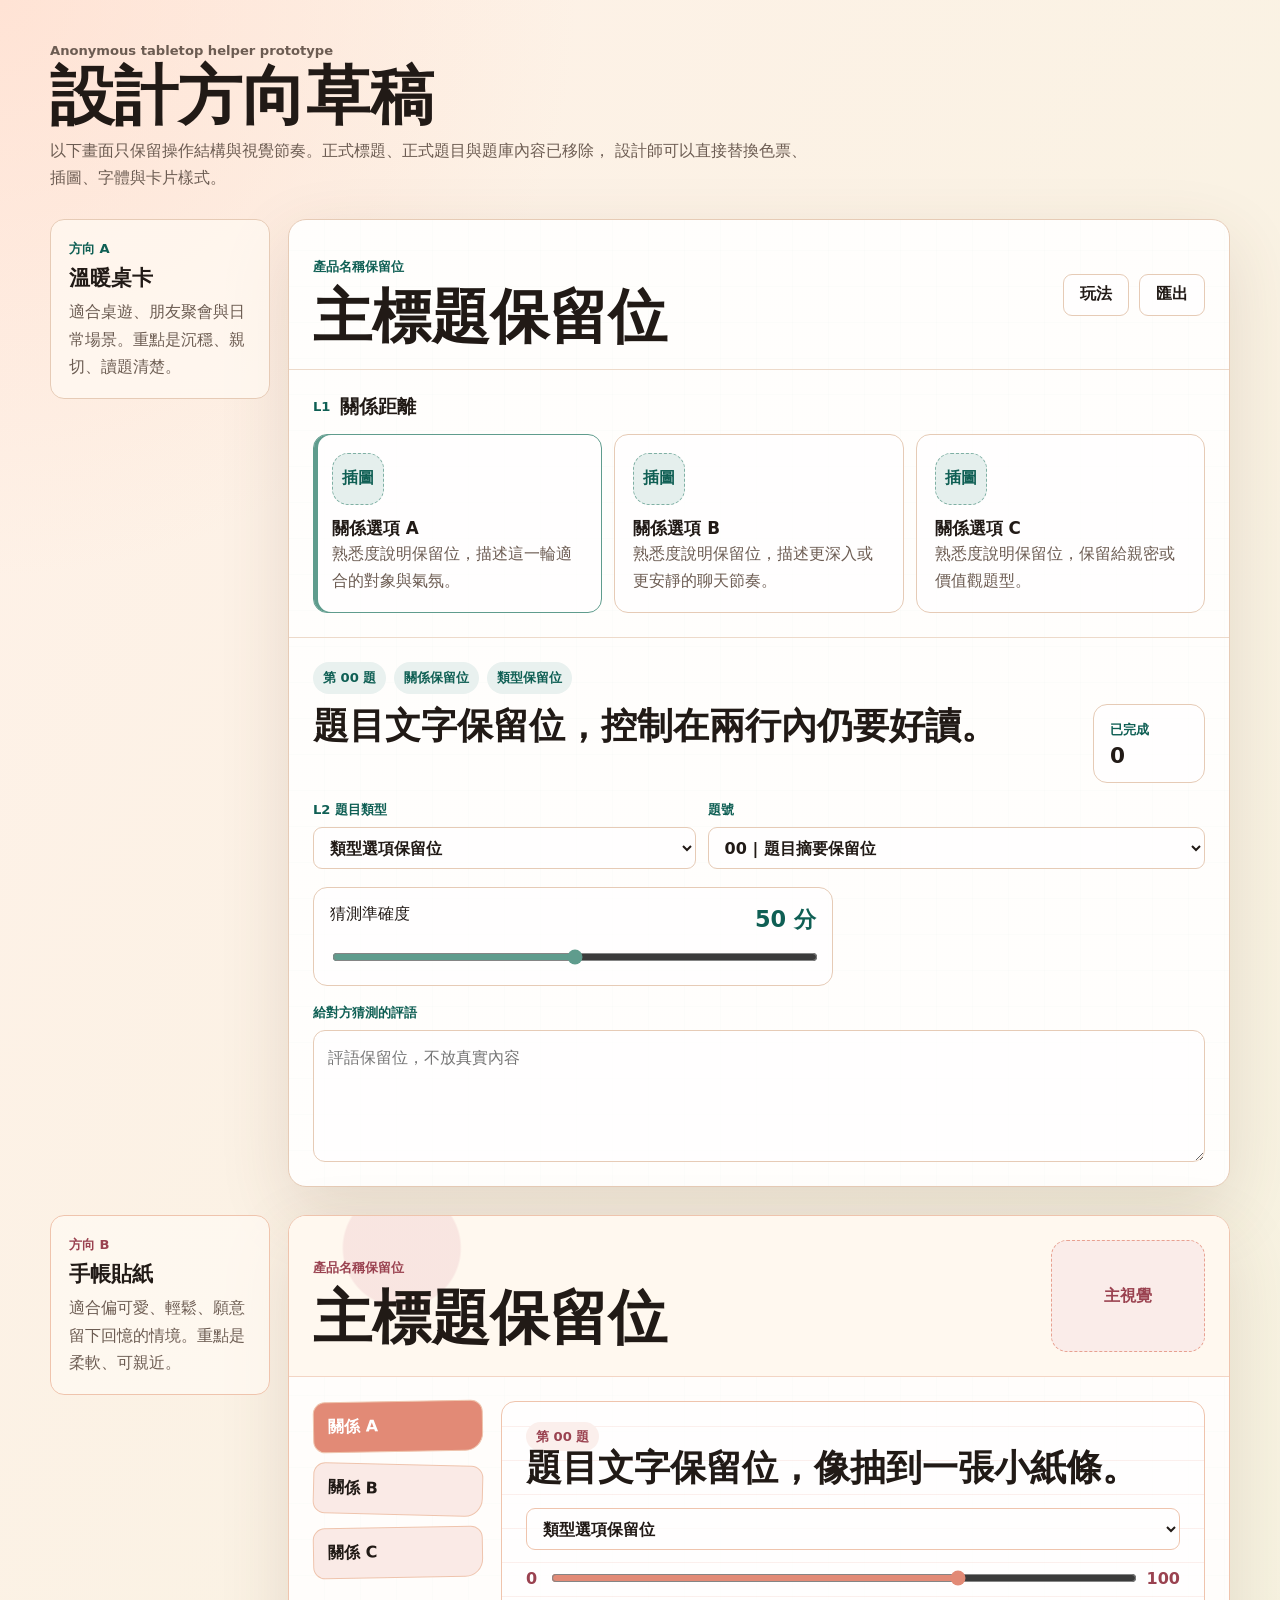
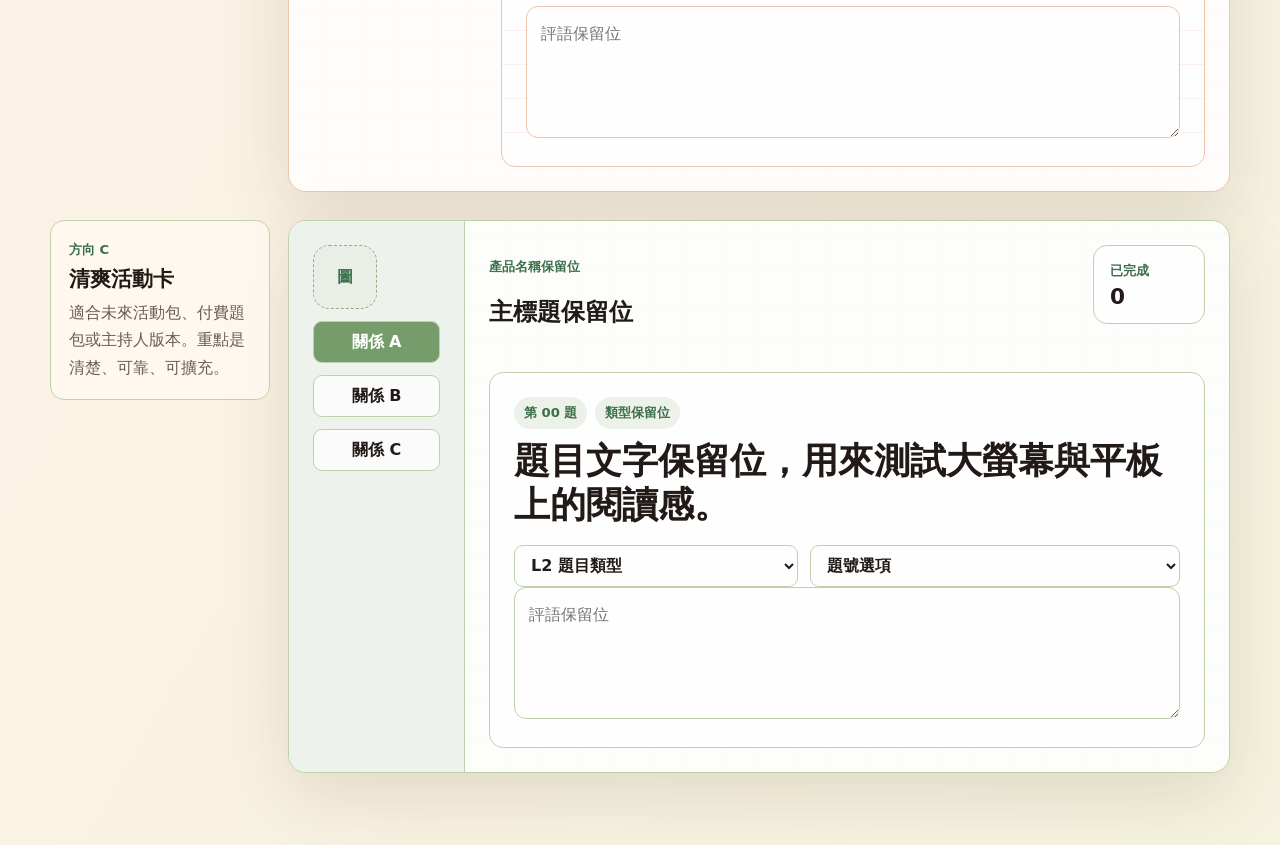
<file: prototypes/index.html>
<!doctype html>
<html lang="zh-Hant">
  <head>
    <meta charset="utf-8" />
    <meta name="viewport" content="width=device-width, initial-scale=1" />
    <title>Anonymous Design Prototypes</title>
    <link rel="stylesheet" href="styles.css" />
  </head>
  <body>
    <main class="prototype-shell" aria-label="匿名設計原型">
      <header class="brief-header">
        <p class="kicker">Anonymous tabletop helper prototype</p>
        <h1>設計方向草稿</h1>
        <p>
          以下畫面只保留操作結構與視覺節奏。正式標題、正式題目與題庫內容已移除，
          設計師可以直接替換色票、插圖、字體與卡片樣式。
        </p>
      </header>

      <section class="prototype theme-table-card" aria-labelledby="proto-a">
        <div class="prototype-note">
          <span>方向 A</span>
          <strong id="proto-a">溫暖桌卡</strong>
          <p>適合桌遊、朋友聚會與日常場景。重點是沉穩、親切、讀題清楚。</p>
        </div>

        <article class="mock-app">
          <header class="mock-topbar">
            <div>
              <p class="mock-brand-label">產品名稱保留位</p>
              <h2>主標題保留位</h2>
            </div>
            <nav class="mock-actions" aria-label="示意操作">
              <button>玩法</button>
              <button>匯出</button>
            </nav>
          </header>

          <section class="mock-mode-panel">
            <div class="section-title">
              <span>L1</span>
              <h3>關係距離</h3>
            </div>
            <div class="mode-grid">
              <div class="mode-card is-active">
                <div class="asset-placeholder small">插圖</div>
                <strong>關係選項 A</strong>
                <p>熟悉度說明保留位，描述這一輪適合的對象與氣氛。</p>
              </div>
              <div class="mode-card">
                <div class="asset-placeholder small">插圖</div>
                <strong>關係選項 B</strong>
                <p>熟悉度說明保留位，描述更深入或更安靜的聊天節奏。</p>
              </div>
              <div class="mode-card">
                <div class="asset-placeholder small">插圖</div>
                <strong>關係選項 C</strong>
                <p>熟悉度說明保留位，保留給親密或價值觀題型。</p>
              </div>
            </div>
          </section>

          <section class="mock-play-panel">
            <div class="play-meta">
              <span>第 00 題</span>
              <span>關係保留位</span>
              <span>類型保留位</span>
            </div>
            <div class="question-row">
              <h3>題目文字保留位，控制在兩行內仍要好讀。</h3>
              <div class="progress-card">
                <span>已完成</span>
                <strong>0</strong>
              </div>
            </div>

            <div class="form-grid">
              <label>
                <span>L2 題目類型</span>
                <select>
                  <option>類型選項保留位</option>
                </select>
              </label>
              <label>
                <span>題號</span>
                <select>
                  <option>00 | 題目摘要保留位</option>
                </select>
              </label>
            </div>

            <div class="rating-card">
              <div>
                <span>猜測準確度</span>
                <strong>50 分</strong>
              </div>
              <input type="range" min="0" max="100" value="50" />
            </div>

            <label class="note-area">
              <span>給對方猜測的評語</span>
              <textarea placeholder="評語保留位，不放真實內容"></textarea>
            </label>
          </section>
        </article>
      </section>

      <section class="prototype theme-journal" aria-labelledby="proto-b">
        <div class="prototype-note">
          <span>方向 B</span>
          <strong id="proto-b">手帳貼紙</strong>
          <p>適合偏可愛、輕鬆、願意留下回憶的情境。重點是柔軟、可親近。</p>
        </div>

        <article class="mock-app compact">
          <header class="mock-topbar">
            <div>
              <p class="mock-brand-label">產品名稱保留位</p>
              <h2>主標題保留位</h2>
            </div>
            <div class="asset-placeholder hero">主視覺</div>
          </header>

          <section class="split-board">
            <div class="sticker-list">
              <div class="sticker is-active">關係 A</div>
              <div class="sticker">關係 B</div>
              <div class="sticker">關係 C</div>
            </div>
            <div class="paper-card">
              <span class="paper-tag">第 00 題</span>
              <h3>題目文字保留位，像抽到一張小紙條。</h3>
              <select>
                <option>類型選項保留位</option>
              </select>
              <div class="soft-scale">
                <span>0</span>
                <input type="range" min="0" max="100" value="70" />
                <span>100</span>
              </div>
              <textarea placeholder="評語保留位"></textarea>
            </div>
          </section>
        </article>
      </section>

      <section class="prototype theme-event" aria-labelledby="proto-c">
        <div class="prototype-note">
          <span>方向 C</span>
          <strong id="proto-c">清爽活動卡</strong>
          <p>適合未來活動包、付費題包或主持人版本。重點是清楚、可靠、可擴充。</p>
        </div>

        <article class="mock-app dashboard">
          <aside class="side-rail">
            <div class="asset-placeholder badge">圖</div>
            <button class="is-active">關係 A</button>
            <button>關係 B</button>
            <button>關係 C</button>
          </aside>
          <section class="main-stage">
            <header class="stage-header">
              <div>
                <p class="mock-brand-label">產品名稱保留位</p>
                <h2>主標題保留位</h2>
              </div>
              <div class="progress-card">
                <span>已完成</span>
                <strong>0</strong>
              </div>
            </header>
            <div class="question-panel">
              <div class="play-meta">
                <span>第 00 題</span>
                <span>類型保留位</span>
              </div>
              <h3>題目文字保留位，用來測試大螢幕與平板上的閱讀感。</h3>
              <div class="form-grid">
                <select>
                  <option>L2 題目類型</option>
                </select>
                <select>
                  <option>題號選項</option>
                </select>
              </div>
              <textarea placeholder="評語保留位"></textarea>
            </div>
          </section>
        </article>
      </section>
    </main>
  </body>
</html>
</file>
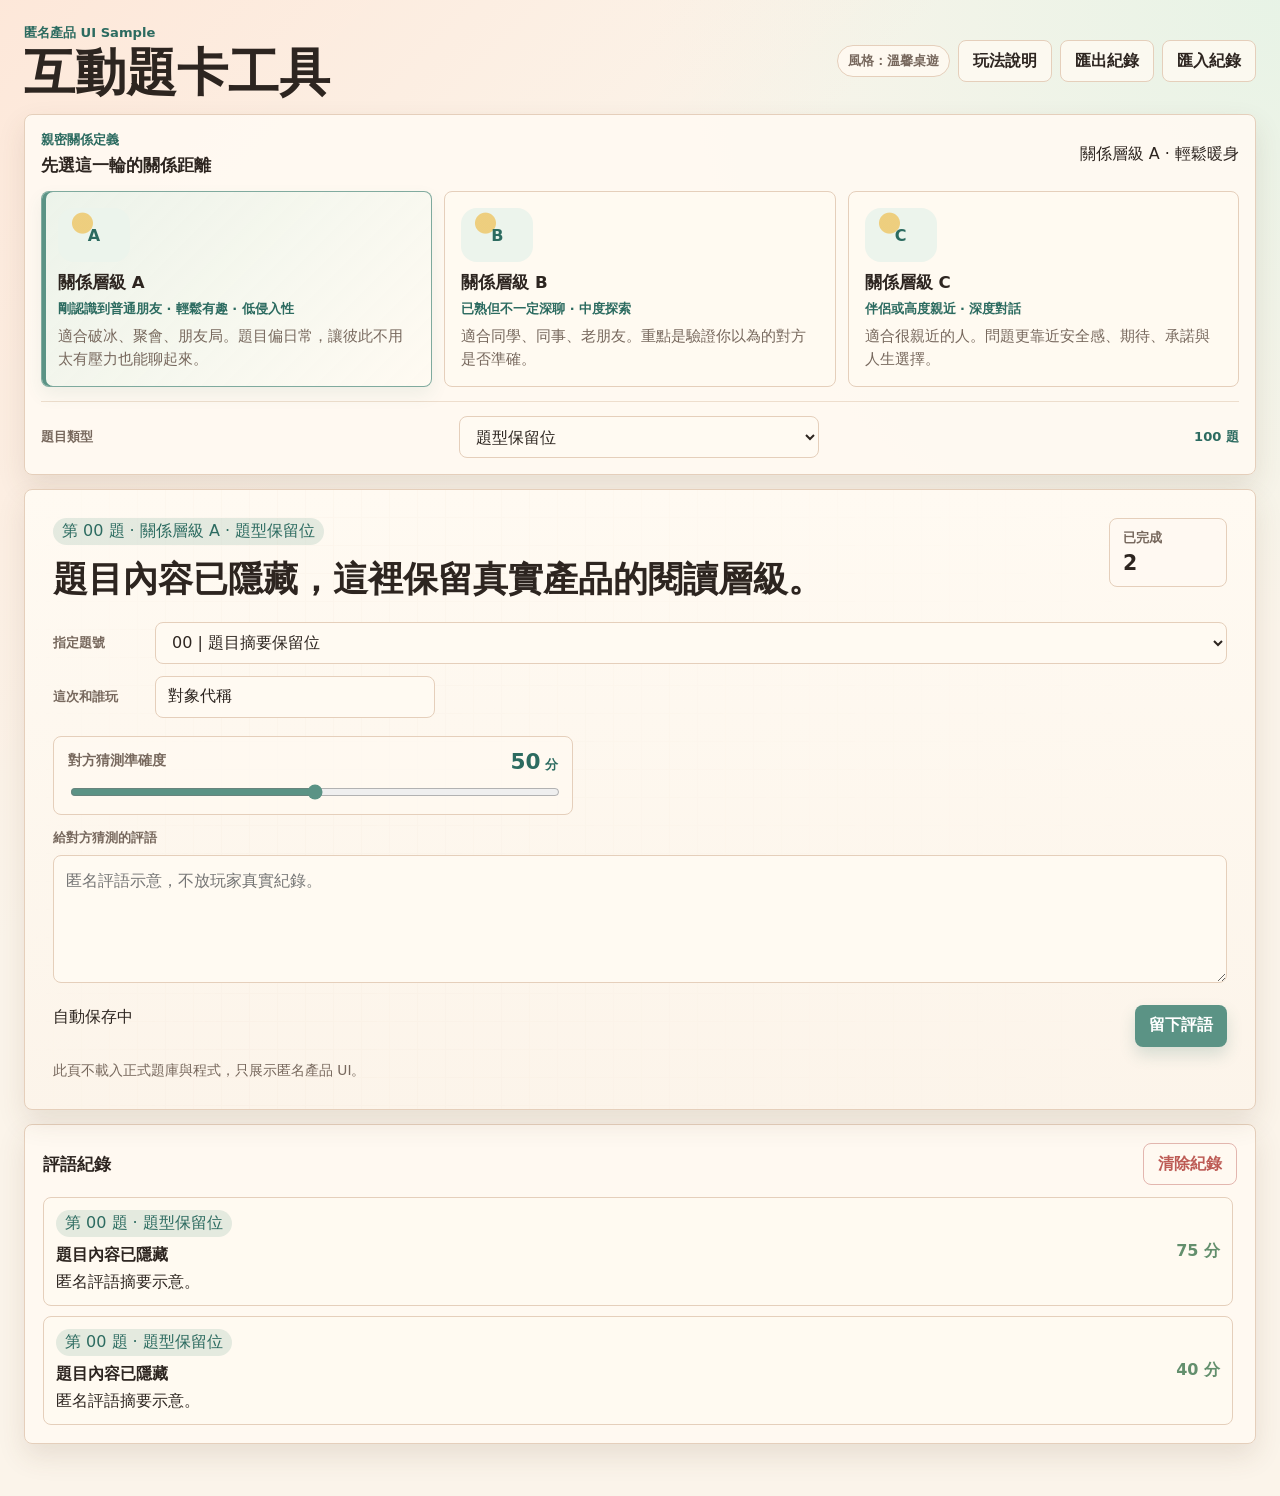
<file: product-samples/index1.html>
<!doctype html>
<html lang="zh-Hant">
  <head>
    <meta charset="utf-8" />
    <meta name="viewport" content="width=device-width, initial-scale=1" />
    <title>Product Sample 1</title>
    <link rel="stylesheet" href="../styles.css" />
    <link rel="stylesheet" href="styles.css" />
  </head>
  <body class="product-sample">
    <div class="app-shell">
      <header class="topbar">
        <div class="brand-block">
          <p class="eyebrow">匿名產品 UI Sample</p>
          <h1>互動題卡工具</h1>
        </div>
        <div class="topbar-actions">
          <span class="product-disclaimer">風格：溫馨桌遊</span>
          <button class="ghost-button" type="button">玩法說明</button>
          <button class="ghost-button" type="button">匯出紀錄</button>
          <button class="ghost-button" type="button">匯入紀錄</button>
        </div>
      </header>

      <main>
        <section class="game-page" aria-label="匿名產品主頁 sample">
          <section class="mode-section" aria-label="關係與題型">
            <div class="section-head">
              <div>
                <p class="eyebrow">親密關係定義</p>
                <h2>先選這一輪的關係距離</h2>
              </div>
              <span>關係層級 A · 輕鬆暖身</span>
            </div>
            <div class="mode-grid">
              <button class="mode-card is-active" type="button">
                <div class="mode-card-art product-mode-art">A</div>
                <strong>關係層級 A</strong>
                <small>剛認識到普通朋友 · 輕鬆有趣 · 低侵入性</small>
                <p>適合破冰、聚會、朋友局。題目偏日常，讓彼此不用太有壓力也能聊起來。</p>
              </button>
              <button class="mode-card" type="button">
                <div class="mode-card-art product-mode-art">B</div>
                <strong>關係層級 B</strong>
                <small>已熟但不一定深聊 · 中度探索</small>
                <p>適合同學、同事、老朋友。重點是驗證你以為的對方是否準確。</p>
              </button>
              <button class="mode-card" type="button">
                <div class="mode-card-art product-mode-art">C</div>
                <strong>關係層級 C</strong>
                <small>伴侶或高度親近 · 深度對話</small>
                <p>適合很親近的人。問題更靠近安全感、期待、承諾與人生選擇。</p>
              </button>
            </div>
            <div class="topic-picker">
              <label>題目類型</label>
              <select>
                <option>題型保留位</option>
              </select>
              <span>100 題</span>
            </div>
          </section>

          <section class="game-board">
            <section class="play-card">
              <div class="card-pattern" aria-hidden="true"></div>
              <div class="play-card-head">
                <div>
                  <span class="category-pill">第 00 題 · 關係層級 A · 題型保留位</span>
                  <h2>題目內容已隱藏，這裡保留真實產品的閱讀層級。</h2>
                </div>
                <div class="progress-chip">
                  <span class="score-label">已完成</span>
                  <strong>2</strong>
                </div>
              </div>

              <div class="draw-row">
                <label>指定題號</label>
                <select>
                  <option>00 | 題目摘要保留位</option>
                </select>
              </div>

              <div class="session-row">
                <label>這次和誰玩</label>
                <input type="text" value="對象代稱" />
              </div>

              <div class="round-tools">
                <label class="score-slider">
                  <span>對方猜測準確度</span>
                  <strong>50</strong>
                  <input type="range" min="0" max="100" step="5" value="50" />
                </label>
              </div>

              <label class="notes-label">給對方猜測的評語</label>
              <textarea rows="4" placeholder="匿名評語示意，不放玩家真實紀錄。"></textarea>

              <div class="commit-row">
                <p role="status">自動保存中</p>
                <button class="primary-button" type="button">留下評語</button>
              </div>
              <p class="sample-only-note">此頁不載入正式題庫與程式，只展示匿名產品 UI。</p>
            </section>
          </section>

          <section class="workspace-grid compact-workspace">
            <article class="tool-panel wide-panel">
              <div class="section-head">
                <h2>評語紀錄</h2>
                <button class="danger-button" type="button">清除紀錄</button>
              </div>
              <div class="history-list">
                <div class="history-item">
                  <div>
                    <span class="category-pill">第 00 題 · 題型保留位</span>
                    <h3>題目內容已隱藏</h3>
                    <p>匿名評語摘要示意。</p>
                  </div>
                  <strong>75 分</strong>
                </div>
                <div class="history-item">
                  <div>
                    <span class="category-pill">第 00 題 · 題型保留位</span>
                    <h3>題目內容已隱藏</h3>
                    <p>匿名評語摘要示意。</p>
                  </div>
                  <strong>40 分</strong>
                </div>
              </div>
            </article>
          </section>
        </section>
      </main>
    </div>
  </body>
</html>
</file>
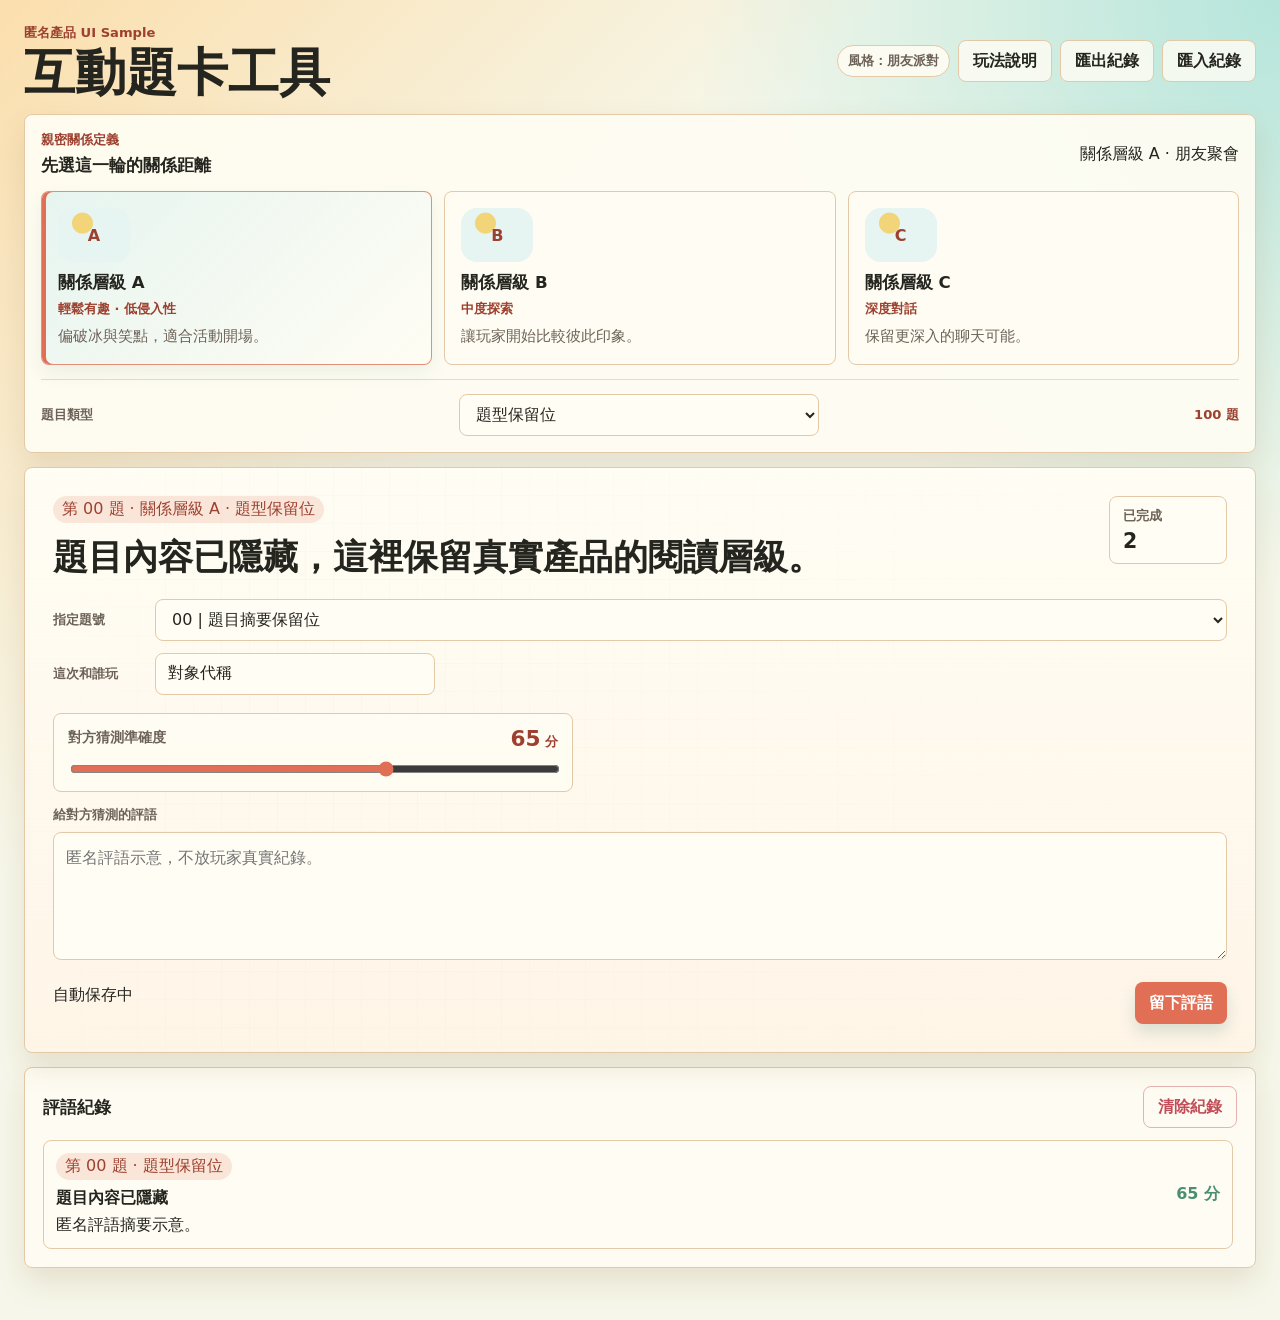
<file: product-samples/index2.html>
<!doctype html>
<html lang="zh-Hant">
  <head>
    <meta charset="utf-8" />
    <meta name="viewport" content="width=device-width, initial-scale=1" />
    <title>Product Sample 2</title>
    <link rel="stylesheet" href="../styles.css" />
    <link rel="stylesheet" href="styles.css" />
  </head>
  <body class="product-sample" data-style="party">
    <div class="app-shell">
      <header class="topbar">
        <div class="brand-block">
          <p class="eyebrow">匿名產品 UI Sample</p>
          <h1>互動題卡工具</h1>
        </div>
        <div class="topbar-actions">
          <span class="product-disclaimer">風格：朋友派對</span>
          <button class="ghost-button" type="button">玩法說明</button>
          <button class="ghost-button" type="button">匯出紀錄</button>
          <button class="ghost-button" type="button">匯入紀錄</button>
        </div>
      </header>
      <main>
        <section class="game-page" aria-label="匿名產品主頁 sample">
          <section class="mode-section">
            <div class="section-head">
              <div>
                <p class="eyebrow">親密關係定義</p>
                <h2>先選這一輪的關係距離</h2>
              </div>
              <span>關係層級 A · 朋友聚會</span>
            </div>
            <div class="mode-grid">
              <button class="mode-card is-active" type="button"><div class="mode-card-art product-mode-art">A</div><strong>關係層級 A</strong><small>輕鬆有趣 · 低侵入性</small><p>偏破冰與笑點，適合活動開場。</p></button>
              <button class="mode-card" type="button"><div class="mode-card-art product-mode-art">B</div><strong>關係層級 B</strong><small>中度探索</small><p>讓玩家開始比較彼此印象。</p></button>
              <button class="mode-card" type="button"><div class="mode-card-art product-mode-art">C</div><strong>關係層級 C</strong><small>深度對話</small><p>保留更深入的聊天可能。</p></button>
            </div>
            <div class="topic-picker"><label>題目類型</label><select><option>題型保留位</option></select><span>100 題</span></div>
          </section>
          <section class="game-board">
            <section class="play-card">
              <div class="card-pattern" aria-hidden="true"></div>
              <div class="play-card-head">
                <div><span class="category-pill">第 00 題 · 關係層級 A · 題型保留位</span><h2>題目內容已隱藏，這裡保留真實產品的閱讀層級。</h2></div>
                <div class="progress-chip"><span class="score-label">已完成</span><strong>2</strong></div>
              </div>
              <div class="draw-row"><label>指定題號</label><select><option>00 | 題目摘要保留位</option></select></div>
              <div class="session-row"><label>這次和誰玩</label><input type="text" value="對象代稱" /></div>
              <div class="round-tools"><label class="score-slider"><span>對方猜測準確度</span><strong>65</strong><input type="range" min="0" max="100" step="5" value="65" /></label></div>
              <label class="notes-label">給對方猜測的評語</label>
              <textarea rows="4" placeholder="匿名評語示意，不放玩家真實紀錄。"></textarea>
              <div class="commit-row"><p role="status">自動保存中</p><button class="primary-button" type="button">留下評語</button></div>
            </section>
          </section>
          <section class="workspace-grid compact-workspace">
            <article class="tool-panel wide-panel">
              <div class="section-head"><h2>評語紀錄</h2><button class="danger-button" type="button">清除紀錄</button></div>
              <div class="history-list"><div class="history-item"><div><span class="category-pill">第 00 題 · 題型保留位</span><h3>題目內容已隱藏</h3><p>匿名評語摘要示意。</p></div><strong>65 分</strong></div></div>
            </article>
          </section>
        </section>
      </main>
    </div>
  </body>
</html>
</file>
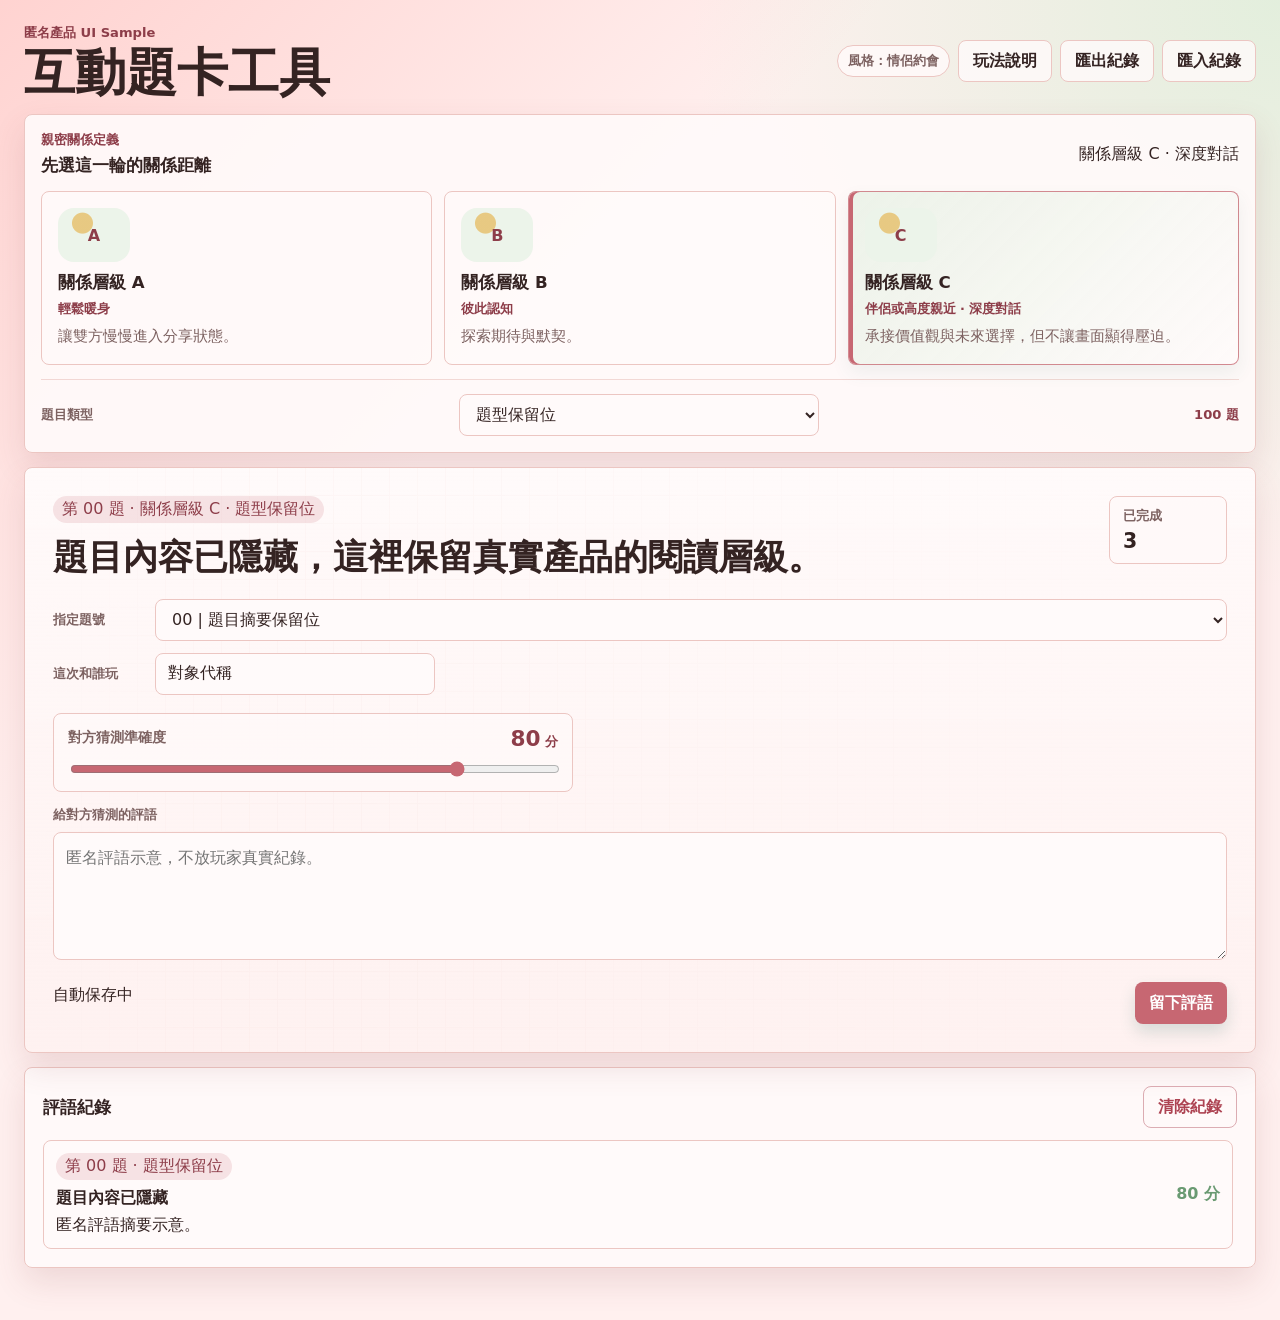
<file: product-samples/index3.html>
<!doctype html>
<html lang="zh-Hant">
  <head>
    <meta charset="utf-8" />
    <meta name="viewport" content="width=device-width, initial-scale=1" />
    <title>Product Sample 3</title>
    <link rel="stylesheet" href="../styles.css" />
    <link rel="stylesheet" href="styles.css" />
  </head>
  <body class="product-sample" data-style="date">
    <div class="app-shell">
      <header class="topbar">
        <div class="brand-block">
          <p class="eyebrow">匿名產品 UI Sample</p>
          <h1>互動題卡工具</h1>
        </div>
        <div class="topbar-actions">
          <span class="product-disclaimer">風格：情侶約會</span>
          <button class="ghost-button" type="button">玩法說明</button>
          <button class="ghost-button" type="button">匯出紀錄</button>
          <button class="ghost-button" type="button">匯入紀錄</button>
        </div>
      </header>
      <main>
        <section class="game-page" aria-label="匿名產品主頁 sample">
          <section class="mode-section">
            <div class="section-head">
              <div><p class="eyebrow">親密關係定義</p><h2>先選這一輪的關係距離</h2></div>
              <span>關係層級 C · 深度對話</span>
            </div>
            <div class="mode-grid">
              <button class="mode-card" type="button"><div class="mode-card-art product-mode-art">A</div><strong>關係層級 A</strong><small>輕鬆暖身</small><p>讓雙方慢慢進入分享狀態。</p></button>
              <button class="mode-card" type="button"><div class="mode-card-art product-mode-art">B</div><strong>關係層級 B</strong><small>彼此認知</small><p>探索期待與默契。</p></button>
              <button class="mode-card is-active" type="button"><div class="mode-card-art product-mode-art">C</div><strong>關係層級 C</strong><small>伴侶或高度親近 · 深度對話</small><p>承接價值觀與未來選擇，但不讓畫面顯得壓迫。</p></button>
            </div>
            <div class="topic-picker"><label>題目類型</label><select><option>題型保留位</option></select><span>100 題</span></div>
          </section>
          <section class="game-board">
            <section class="play-card">
              <div class="card-pattern" aria-hidden="true"></div>
              <div class="play-card-head">
                <div><span class="category-pill">第 00 題 · 關係層級 C · 題型保留位</span><h2>題目內容已隱藏，這裡保留真實產品的閱讀層級。</h2></div>
                <div class="progress-chip"><span class="score-label">已完成</span><strong>3</strong></div>
              </div>
              <div class="draw-row"><label>指定題號</label><select><option>00 | 題目摘要保留位</option></select></div>
              <div class="session-row"><label>這次和誰玩</label><input type="text" value="對象代稱" /></div>
              <div class="round-tools"><label class="score-slider"><span>對方猜測準確度</span><strong>80</strong><input type="range" min="0" max="100" step="5" value="80" /></label></div>
              <label class="notes-label">給對方猜測的評語</label>
              <textarea rows="4" placeholder="匿名評語示意，不放玩家真實紀錄。"></textarea>
              <div class="commit-row"><p role="status">自動保存中</p><button class="primary-button" type="button">留下評語</button></div>
            </section>
          </section>
          <section class="workspace-grid compact-workspace">
            <article class="tool-panel wide-panel">
              <div class="section-head"><h2>評語紀錄</h2><button class="danger-button" type="button">清除紀錄</button></div>
              <div class="history-list"><div class="history-item"><div><span class="category-pill">第 00 題 · 題型保留位</span><h3>題目內容已隱藏</h3><p>匿名評語摘要示意。</p></div><strong>80 分</strong></div></div>
            </article>
          </section>
        </section>
      </main>
    </div>
  </body>
</html>
</file>
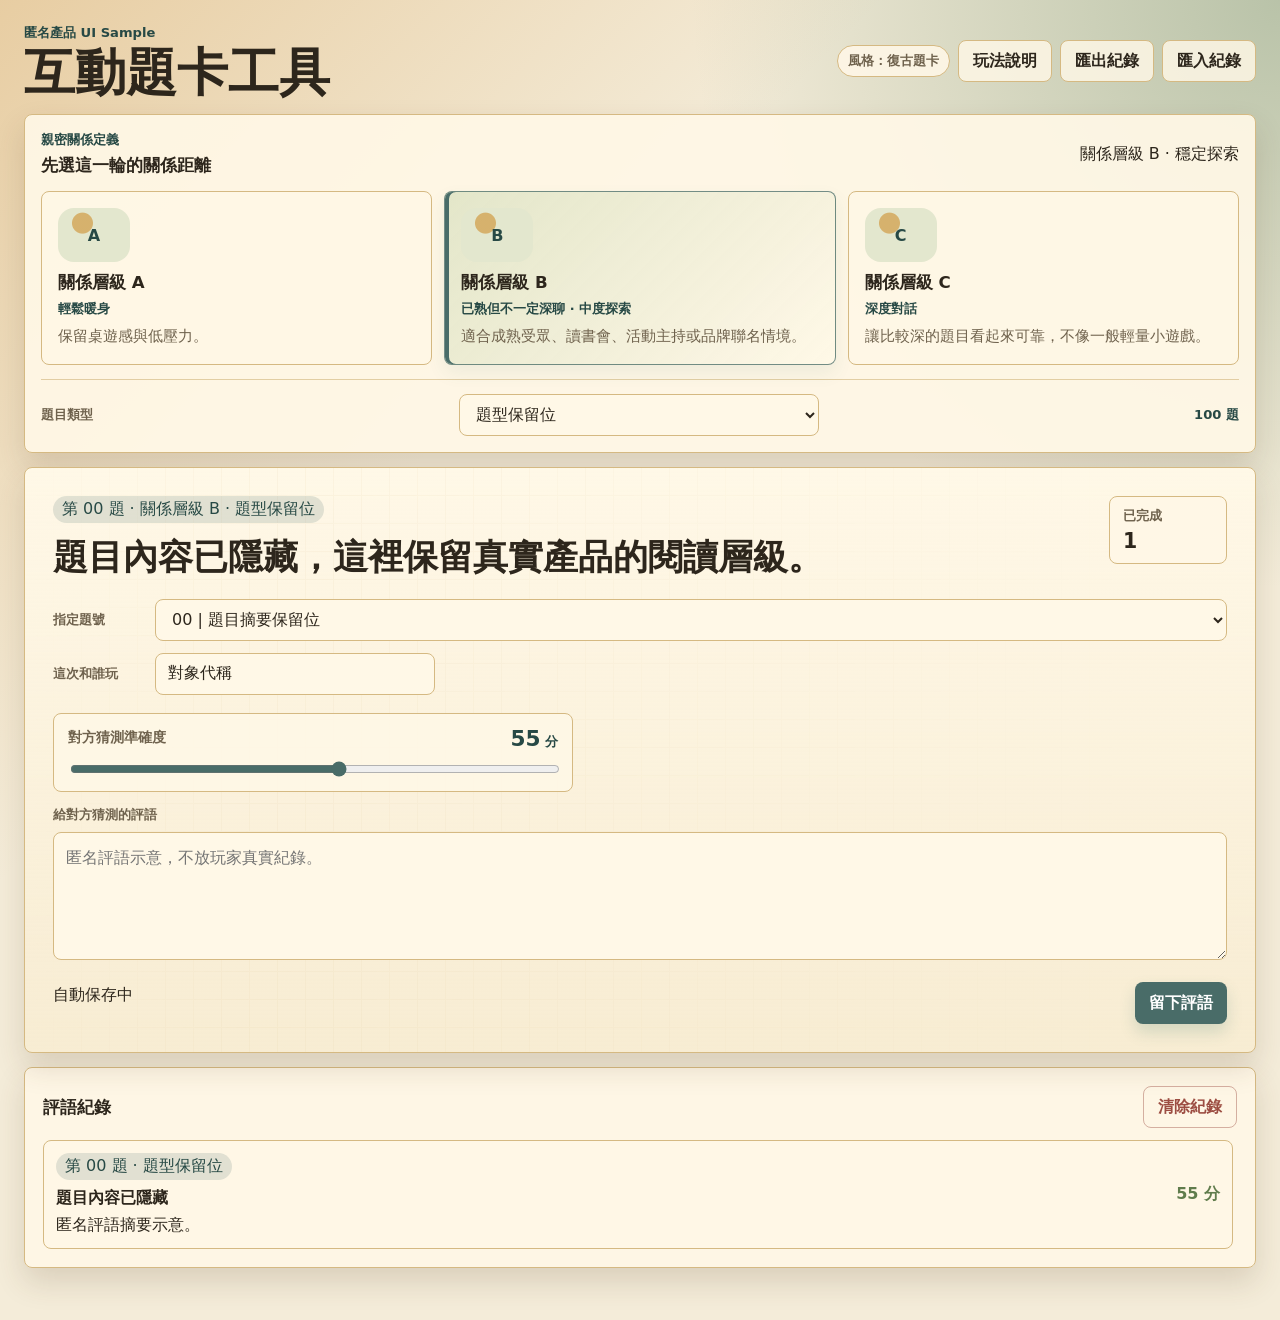
<file: product-samples/index4.html>
<!doctype html>
<html lang="zh-Hant">
  <head>
    <meta charset="utf-8" />
    <meta name="viewport" content="width=device-width, initial-scale=1" />
    <title>Product Sample 4</title>
    <link rel="stylesheet" href="../styles.css" />
    <link rel="stylesheet" href="styles.css" />
  </head>
  <body class="product-sample" data-style="retro">
    <div class="app-shell">
      <header class="topbar">
        <div class="brand-block">
          <p class="eyebrow">匿名產品 UI Sample</p>
          <h1>互動題卡工具</h1>
        </div>
        <div class="topbar-actions">
          <span class="product-disclaimer">風格：復古題卡</span>
          <button class="ghost-button" type="button">玩法說明</button>
          <button class="ghost-button" type="button">匯出紀錄</button>
          <button class="ghost-button" type="button">匯入紀錄</button>
        </div>
      </header>
      <main>
        <section class="game-page" aria-label="匿名產品主頁 sample">
          <section class="mode-section">
            <div class="section-head">
              <div><p class="eyebrow">親密關係定義</p><h2>先選這一輪的關係距離</h2></div>
              <span>關係層級 B · 穩定探索</span>
            </div>
            <div class="mode-grid">
              <button class="mode-card" type="button"><div class="mode-card-art product-mode-art">A</div><strong>關係層級 A</strong><small>輕鬆暖身</small><p>保留桌遊感與低壓力。</p></button>
              <button class="mode-card is-active" type="button"><div class="mode-card-art product-mode-art">B</div><strong>關係層級 B</strong><small>已熟但不一定深聊 · 中度探索</small><p>適合成熟受眾、讀書會、活動主持或品牌聯名情境。</p></button>
              <button class="mode-card" type="button"><div class="mode-card-art product-mode-art">C</div><strong>關係層級 C</strong><small>深度對話</small><p>讓比較深的題目看起來可靠，不像一般輕量小遊戲。</p></button>
            </div>
            <div class="topic-picker"><label>題目類型</label><select><option>題型保留位</option></select><span>100 題</span></div>
          </section>
          <section class="game-board">
            <section class="play-card">
              <div class="card-pattern" aria-hidden="true"></div>
              <div class="play-card-head">
                <div><span class="category-pill">第 00 題 · 關係層級 B · 題型保留位</span><h2>題目內容已隱藏，這裡保留真實產品的閱讀層級。</h2></div>
                <div class="progress-chip"><span class="score-label">已完成</span><strong>1</strong></div>
              </div>
              <div class="draw-row"><label>指定題號</label><select><option>00 | 題目摘要保留位</option></select></div>
              <div class="session-row"><label>這次和誰玩</label><input type="text" value="對象代稱" /></div>
              <div class="round-tools"><label class="score-slider"><span>對方猜測準確度</span><strong>55</strong><input type="range" min="0" max="100" step="5" value="55" /></label></div>
              <label class="notes-label">給對方猜測的評語</label>
              <textarea rows="4" placeholder="匿名評語示意，不放玩家真實紀錄。"></textarea>
              <div class="commit-row"><p role="status">自動保存中</p><button class="primary-button" type="button">留下評語</button></div>
            </section>
          </section>
          <section class="workspace-grid compact-workspace">
            <article class="tool-panel wide-panel">
              <div class="section-head"><h2>評語紀錄</h2><button class="danger-button" type="button">清除紀錄</button></div>
              <div class="history-list"><div class="history-item"><div><span class="category-pill">第 00 題 · 題型保留位</span><h3>題目內容已隱藏</h3><p>匿名評語摘要示意。</p></div><strong>55 分</strong></div></div>
            </article>
          </section>
        </section>
      </main>
    </div>
  </body>
</html>
</file>
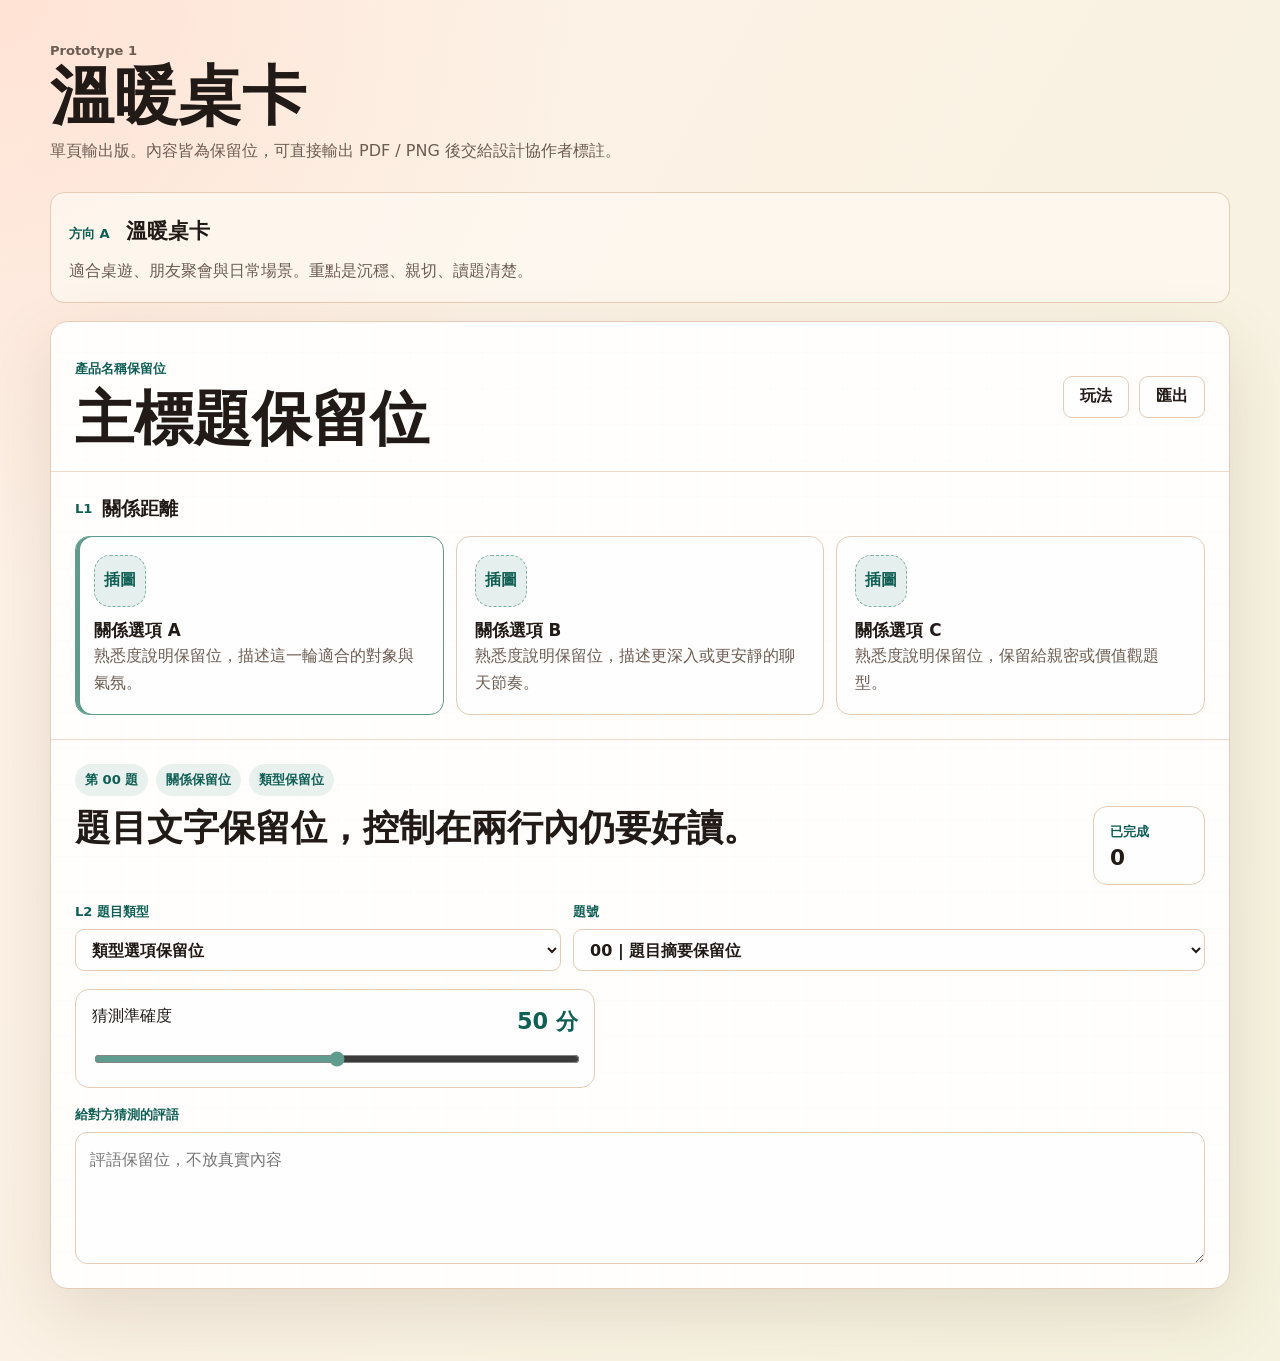
<file: prototypes/index1.html>
<!doctype html>
<html lang="zh-Hant">
  <head>
    <meta charset="utf-8" />
    <meta name="viewport" content="width=device-width, initial-scale=1" />
    <title>Prototype 1 - Table Card</title>
    <link rel="stylesheet" href="styles.css" />
  </head>
  <body class="single-export">
    <main class="prototype-shell" aria-label="匿名設計原型一">
      <header class="brief-header compact-brief">
        <p class="kicker">Prototype 1</p>
        <h1>溫暖桌卡</h1>
        <p>單頁輸出版。內容皆為保留位，可直接輸出 PDF / PNG 後交給設計協作者標註。</p>
      </header>

      <section class="prototype theme-table-card" aria-labelledby="proto-a">
        <div class="prototype-note">
          <span>方向 A</span>
          <strong id="proto-a">溫暖桌卡</strong>
          <p>適合桌遊、朋友聚會與日常場景。重點是沉穩、親切、讀題清楚。</p>
        </div>

        <article class="mock-app">
          <header class="mock-topbar">
            <div>
              <p class="mock-brand-label">產品名稱保留位</p>
              <h2>主標題保留位</h2>
            </div>
            <nav class="mock-actions" aria-label="示意操作">
              <button>玩法</button>
              <button>匯出</button>
            </nav>
          </header>

          <section class="mock-mode-panel">
            <div class="section-title">
              <span>L1</span>
              <h3>關係距離</h3>
            </div>
            <div class="mode-grid">
              <div class="mode-card is-active">
                <div class="asset-placeholder small">插圖</div>
                <strong>關係選項 A</strong>
                <p>熟悉度說明保留位，描述這一輪適合的對象與氣氛。</p>
              </div>
              <div class="mode-card">
                <div class="asset-placeholder small">插圖</div>
                <strong>關係選項 B</strong>
                <p>熟悉度說明保留位，描述更深入或更安靜的聊天節奏。</p>
              </div>
              <div class="mode-card">
                <div class="asset-placeholder small">插圖</div>
                <strong>關係選項 C</strong>
                <p>熟悉度說明保留位，保留給親密或價值觀題型。</p>
              </div>
            </div>
          </section>

          <section class="mock-play-panel">
            <div class="play-meta">
              <span>第 00 題</span>
              <span>關係保留位</span>
              <span>類型保留位</span>
            </div>
            <div class="question-row">
              <h3>題目文字保留位，控制在兩行內仍要好讀。</h3>
              <div class="progress-card">
                <span>已完成</span>
                <strong>0</strong>
              </div>
            </div>

            <div class="form-grid">
              <label>
                <span>L2 題目類型</span>
                <select>
                  <option>類型選項保留位</option>
                </select>
              </label>
              <label>
                <span>題號</span>
                <select>
                  <option>00 | 題目摘要保留位</option>
                </select>
              </label>
            </div>

            <div class="rating-card">
              <div>
                <span>猜測準確度</span>
                <strong>50 分</strong>
              </div>
              <input type="range" min="0" max="100" value="50" />
            </div>

            <label class="note-area">
              <span>給對方猜測的評語</span>
              <textarea placeholder="評語保留位，不放真實內容"></textarea>
            </label>
          </section>
        </article>
      </section>
    </main>
  </body>
</html>
</file>
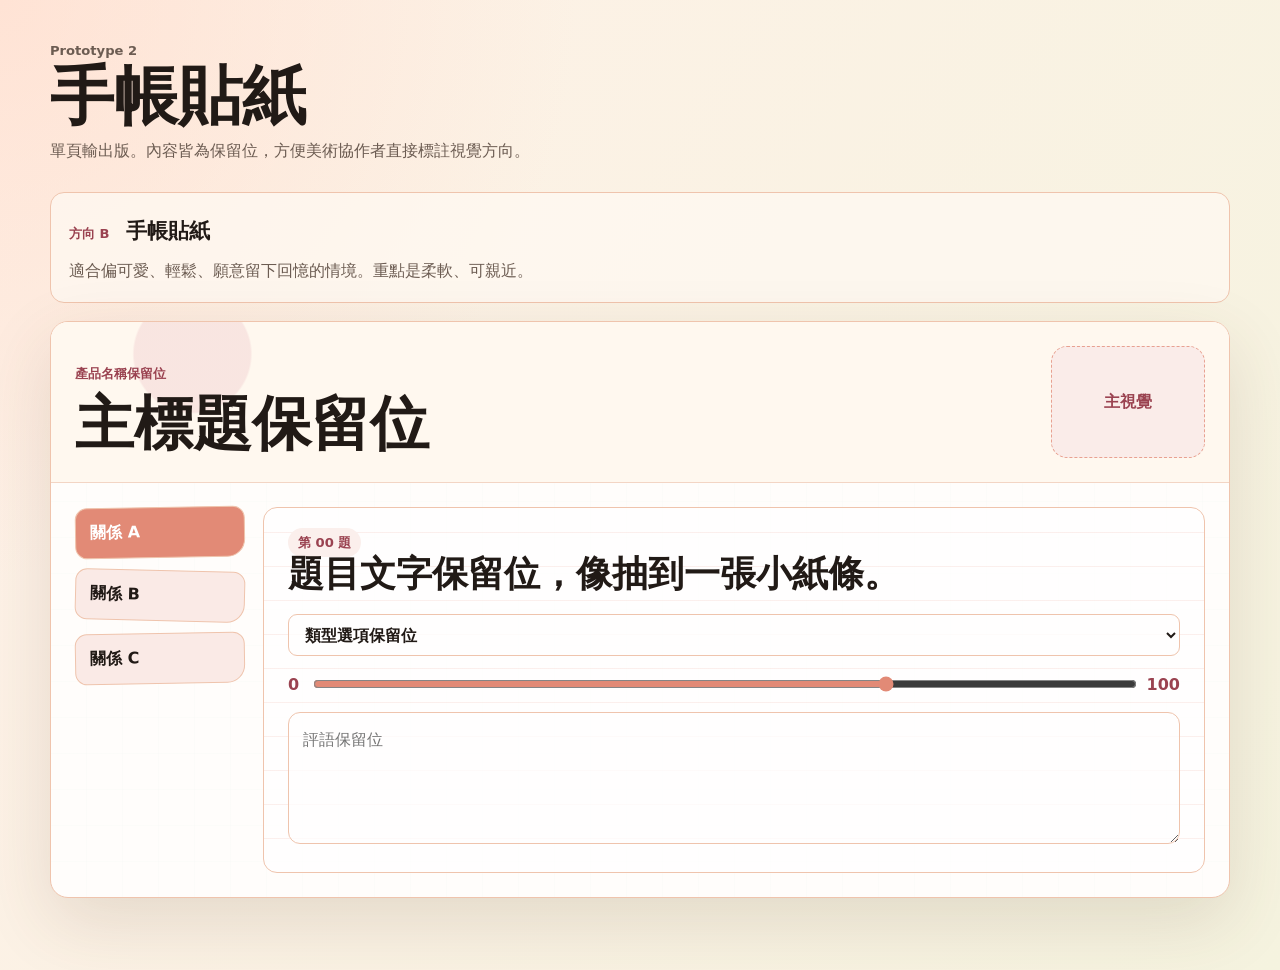
<file: prototypes/index2.html>
<!doctype html>
<html lang="zh-Hant">
  <head>
    <meta charset="utf-8" />
    <meta name="viewport" content="width=device-width, initial-scale=1" />
    <title>Prototype 2 - Journal</title>
    <link rel="stylesheet" href="styles.css" />
  </head>
  <body class="single-export">
    <main class="prototype-shell" aria-label="匿名設計原型二">
      <header class="brief-header compact-brief">
        <p class="kicker">Prototype 2</p>
        <h1>手帳貼紙</h1>
        <p>單頁輸出版。內容皆為保留位，方便美術協作者直接標註視覺方向。</p>
      </header>

      <section class="prototype theme-journal" aria-labelledby="proto-b">
        <div class="prototype-note">
          <span>方向 B</span>
          <strong id="proto-b">手帳貼紙</strong>
          <p>適合偏可愛、輕鬆、願意留下回憶的情境。重點是柔軟、可親近。</p>
        </div>

        <article class="mock-app compact">
          <header class="mock-topbar">
            <div>
              <p class="mock-brand-label">產品名稱保留位</p>
              <h2>主標題保留位</h2>
            </div>
            <div class="asset-placeholder hero">主視覺</div>
          </header>

          <section class="split-board">
            <div class="sticker-list">
              <div class="sticker is-active">關係 A</div>
              <div class="sticker">關係 B</div>
              <div class="sticker">關係 C</div>
            </div>
            <div class="paper-card">
              <span class="paper-tag">第 00 題</span>
              <h3>題目文字保留位，像抽到一張小紙條。</h3>
              <select>
                <option>類型選項保留位</option>
              </select>
              <div class="soft-scale">
                <span>0</span>
                <input type="range" min="0" max="100" value="70" />
                <span>100</span>
              </div>
              <textarea placeholder="評語保留位"></textarea>
            </div>
          </section>
        </article>
      </section>
    </main>
  </body>
</html>
</file>
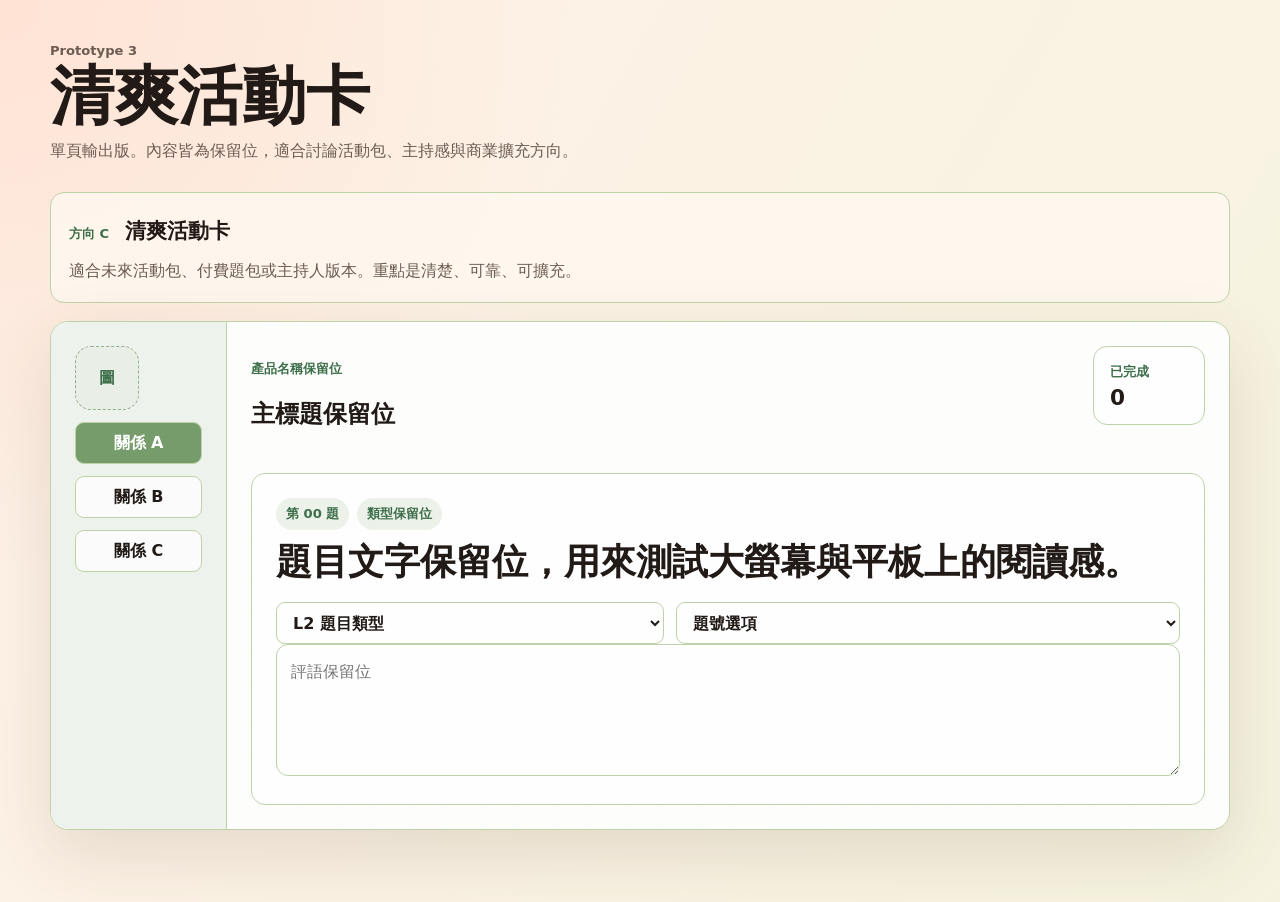
<file: prototypes/index3.html>
<!doctype html>
<html lang="zh-Hant">
  <head>
    <meta charset="utf-8" />
    <meta name="viewport" content="width=device-width, initial-scale=1" />
    <title>Prototype 3 - Event Card</title>
    <link rel="stylesheet" href="styles.css" />
  </head>
  <body class="single-export">
    <main class="prototype-shell" aria-label="匿名設計原型三">
      <header class="brief-header compact-brief">
        <p class="kicker">Prototype 3</p>
        <h1>清爽活動卡</h1>
        <p>單頁輸出版。內容皆為保留位，適合討論活動包、主持感與商業擴充方向。</p>
      </header>

      <section class="prototype theme-event" aria-labelledby="proto-c">
        <div class="prototype-note">
          <span>方向 C</span>
          <strong id="proto-c">清爽活動卡</strong>
          <p>適合未來活動包、付費題包或主持人版本。重點是清楚、可靠、可擴充。</p>
        </div>

        <article class="mock-app dashboard">
          <aside class="side-rail">
            <div class="asset-placeholder badge">圖</div>
            <button class="is-active">關係 A</button>
            <button>關係 B</button>
            <button>關係 C</button>
          </aside>
          <section class="main-stage">
            <header class="stage-header">
              <div>
                <p class="mock-brand-label">產品名稱保留位</p>
                <h2>主標題保留位</h2>
              </div>
              <div class="progress-card">
                <span>已完成</span>
                <strong>0</strong>
              </div>
            </header>
            <div class="question-panel">
              <div class="play-meta">
                <span>第 00 題</span>
                <span>類型保留位</span>
              </div>
              <h3>題目文字保留位，用來測試大螢幕與平板上的閱讀感。</h3>
              <div class="form-grid">
                <select>
                  <option>L2 題目類型</option>
                </select>
                <select>
                  <option>題號選項</option>
                </select>
              </div>
              <textarea placeholder="評語保留位"></textarea>
            </div>
          </section>
        </article>
      </section>
    </main>
  </body>
</html>
</file>
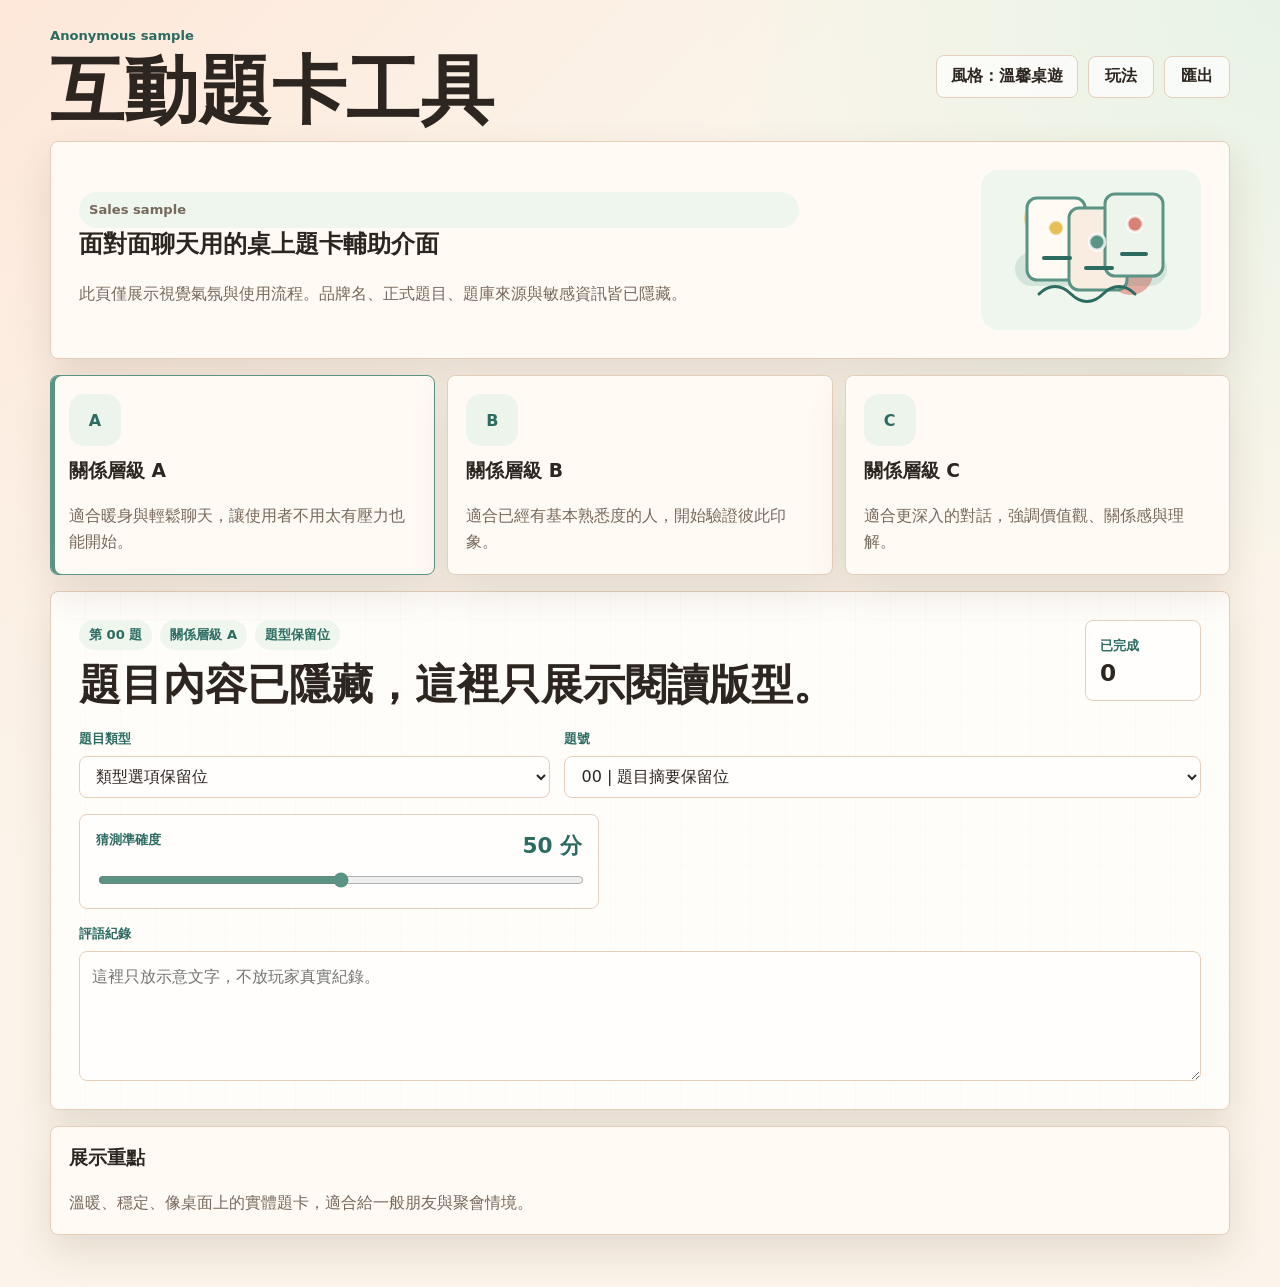
<file: samples/index1.html>
<!doctype html>
<html lang="zh-Hant">
  <head>
    <meta charset="utf-8" />
    <meta name="viewport" content="width=device-width, initial-scale=1" />
    <title>Sample 1</title>
    <link rel="stylesheet" href="styles.css" />
  </head>
  <body>
    <main class="sample-shell" aria-label="匿名風格 sample">
      <header class="topbar">
        <div>
          <p class="brand-kicker">Anonymous sample</p>
          <h1>互動題卡工具</h1>
        </div>
        <div class="topbar-actions">
          <span class="style-chip">風格：溫馨桌遊</span>
          <button>玩法</button>
          <button>匯出</button>
        </div>
      </header>

      <section class="hero-card">
        <div>
          <p class="pill">Sales sample</p>
          <h2>面對面聊天用的桌上題卡輔助介面</h2>
          <p>此頁僅展示視覺氣氛與使用流程。品牌名、正式題目、題庫來源與敏感資訊皆已隱藏。</p>
        </div>
        <div class="sample-art" aria-label="溫馨桌卡插圖">
          <svg class="sample-illustration" viewBox="0 0 220 160" role="img" aria-hidden="true">
            <rect class="art-shadow" x="34" y="82" width="152" height="34" rx="17" />
            <rect class="art-card art-card-a" x="46" y="28" width="58" height="82" rx="10" />
            <rect class="art-card art-card-b" x="88" y="38" width="58" height="82" rx="10" />
            <rect class="art-card art-card-c" x="124" y="24" width="58" height="82" rx="10" />
            <circle class="art-dot gold" cx="75" cy="58" r="8" />
            <circle class="art-dot brand" cx="116" cy="72" r="8" />
            <circle class="art-dot accent" cx="154" cy="54" r="8" />
            <path class="art-line" d="M63 88h26M105 98h26M141 84h24" />
            <path class="art-steam" d="M58 124c10-10 22-10 32 0s22 10 32 0 22-10 32 0" />
          </svg>
        </div>
      </section>

      <section class="mode-grid" aria-label="關係距離 sample">
        <article class="mode-card is-active">
          <div class="icon-tile">A</div>
          <h3>關係層級 A</h3>
          <p>適合暖身與輕鬆聊天，讓使用者不用太有壓力也能開始。</p>
        </article>
        <article class="mode-card">
          <div class="icon-tile">B</div>
          <h3>關係層級 B</h3>
          <p>適合已經有基本熟悉度的人，開始驗證彼此印象。</p>
        </article>
        <article class="mode-card">
          <div class="icon-tile">C</div>
          <h3>關係層級 C</h3>
          <p>適合更深入的對話，強調價值觀、關係感與理解。</p>
        </article>
      </section>

      <section class="play-card">
        <div class="play-head">
          <div>
            <div class="pill-row">
              <span class="pill">第 00 題</span>
              <span class="pill">關係層級 A</span>
              <span class="pill">題型保留位</span>
            </div>
            <h2 class="sample-question">題目內容已隱藏，這裡只展示閱讀版型。</h2>
          </div>
          <div class="progress-box">
            <span class="score-label">已完成</span>
            <strong>0</strong>
          </div>
        </div>

        <div class="control-grid">
          <label>
            <span class="label">題目類型</span>
            <select>
              <option>類型選項保留位</option>
            </select>
          </label>
          <label>
            <span class="label">題號</span>
            <select>
              <option>00 | 題目摘要保留位</option>
            </select>
          </label>
        </div>

        <div class="score-card">
          <div class="score-top">
            <span class="label">猜測準確度</span>
            <strong>50 分</strong>
          </div>
          <input type="range" min="0" max="100" value="50" />
        </div>

        <label>
          <span class="label">評語紀錄</span>
          <textarea placeholder="這裡只放示意文字，不放玩家真實紀錄。"></textarea>
        </label>
      </section>

      <section class="note-card">
        <div>
          <h3>展示重點</h3>
          <p>溫暖、穩定、像桌面上的實體題卡，適合給一般朋友與聚會情境。</p>
        </div>
        <div class="ghost-lines" aria-hidden="true">
          <span></span>
          <span></span>
          <span></span>
        </div>
      </section>
    </main>
  </body>
</html>
</file>
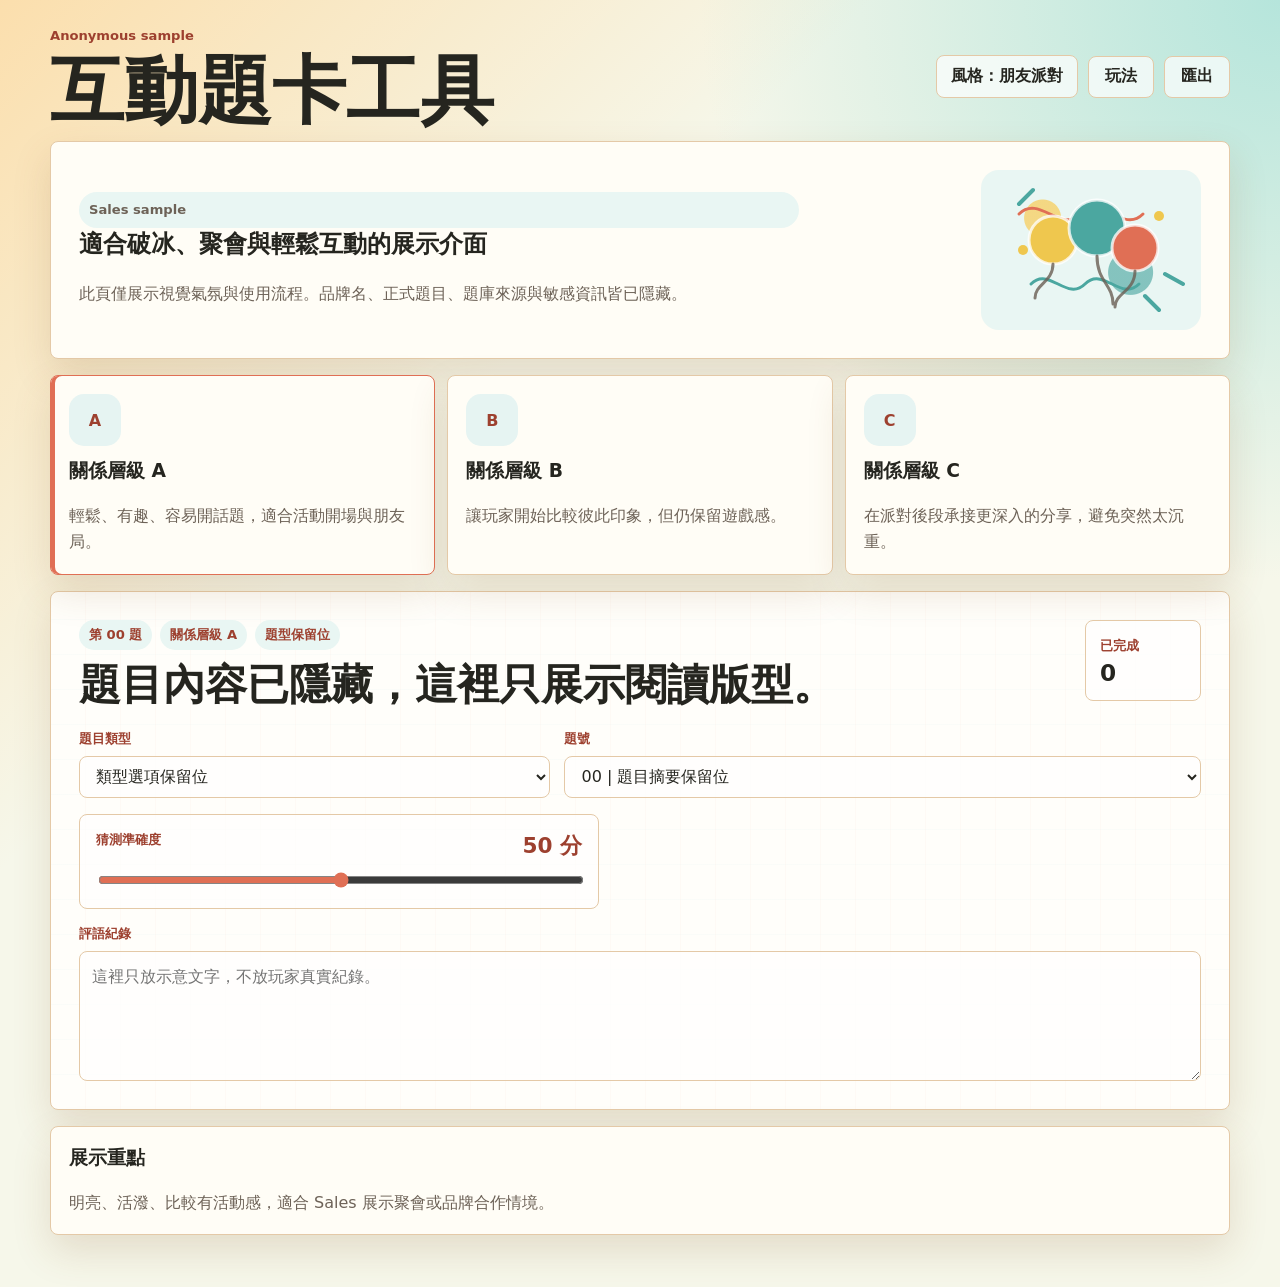
<file: samples/index2.html>
<!doctype html>
<html lang="zh-Hant">
  <head>
    <meta charset="utf-8" />
    <meta name="viewport" content="width=device-width, initial-scale=1" />
    <title>Sample 2</title>
    <link rel="stylesheet" href="styles.css" />
  </head>
  <body data-style="party">
    <main class="sample-shell" aria-label="匿名風格 sample">
      <header class="topbar">
        <div>
          <p class="brand-kicker">Anonymous sample</p>
          <h1>互動題卡工具</h1>
        </div>
        <div class="topbar-actions">
          <span class="style-chip">風格：朋友派對</span>
          <button>玩法</button>
          <button>匯出</button>
        </div>
      </header>

      <section class="hero-card">
        <div>
          <p class="pill">Sales sample</p>
          <h2>適合破冰、聚會與輕鬆互動的展示介面</h2>
          <p>此頁僅展示視覺氣氛與使用流程。品牌名、正式題目、題庫來源與敏感資訊皆已隱藏。</p>
        </div>
        <div class="sample-art" aria-label="朋友派對插圖">
          <svg class="sample-illustration" viewBox="0 0 220 160" role="img" aria-hidden="true">
            <path class="art-streamer brand" d="M38 44c20-20 42 20 62 0s42 20 62 0" />
            <path class="art-streamer accent" d="M50 114c18-18 36 18 54 0s36 18 54 0" />
            <circle class="art-balloon gold" cx="72" cy="70" r="24" />
            <circle class="art-balloon accent" cx="116" cy="58" r="28" />
            <circle class="art-balloon brand" cx="154" cy="78" r="23" />
            <path class="art-string" d="M72 94c0 18-18 20-18 34M116 86c0 26 16 28 16 48M154 101c0 20-20 22-20 36" />
            <circle class="art-confetti" cx="42" cy="80" r="5" />
            <circle class="art-confetti" cx="178" cy="46" r="5" />
            <path class="art-confetti-line" d="M184 104l18 10M38 34l14-14M164 126l14 14" />
          </svg>
        </div>
      </section>

      <section class="mode-grid" aria-label="關係距離 sample">
        <article class="mode-card is-active">
          <div class="icon-tile">A</div>
          <h3>關係層級 A</h3>
          <p>輕鬆、有趣、容易開話題，適合活動開場與朋友局。</p>
        </article>
        <article class="mode-card">
          <div class="icon-tile">B</div>
          <h3>關係層級 B</h3>
          <p>讓玩家開始比較彼此印象，但仍保留遊戲感。</p>
        </article>
        <article class="mode-card">
          <div class="icon-tile">C</div>
          <h3>關係層級 C</h3>
          <p>在派對後段承接更深入的分享，避免突然太沉重。</p>
        </article>
      </section>

      <section class="play-card">
        <div class="play-head">
          <div>
            <div class="pill-row">
              <span class="pill">第 00 題</span>
              <span class="pill">關係層級 A</span>
              <span class="pill">題型保留位</span>
            </div>
            <h2 class="sample-question">題目內容已隱藏，這裡只展示閱讀版型。</h2>
          </div>
          <div class="progress-box">
            <span class="score-label">已完成</span>
            <strong>0</strong>
          </div>
        </div>

        <div class="control-grid">
          <label>
            <span class="label">題目類型</span>
            <select>
              <option>類型選項保留位</option>
            </select>
          </label>
          <label>
            <span class="label">題號</span>
            <select>
              <option>00 | 題目摘要保留位</option>
            </select>
          </label>
        </div>

        <div class="score-card">
          <div class="score-top">
            <span class="label">猜測準確度</span>
            <strong>50 分</strong>
          </div>
          <input type="range" min="0" max="100" value="50" />
        </div>

        <label>
          <span class="label">評語紀錄</span>
          <textarea placeholder="這裡只放示意文字，不放玩家真實紀錄。"></textarea>
        </label>
      </section>

      <section class="note-card">
        <div>
          <h3>展示重點</h3>
          <p>明亮、活潑、比較有活動感，適合 Sales 展示聚會或品牌合作情境。</p>
        </div>
        <div class="ghost-lines" aria-hidden="true">
          <span></span>
          <span></span>
          <span></span>
        </div>
      </section>
    </main>
  </body>
</html>
</file>
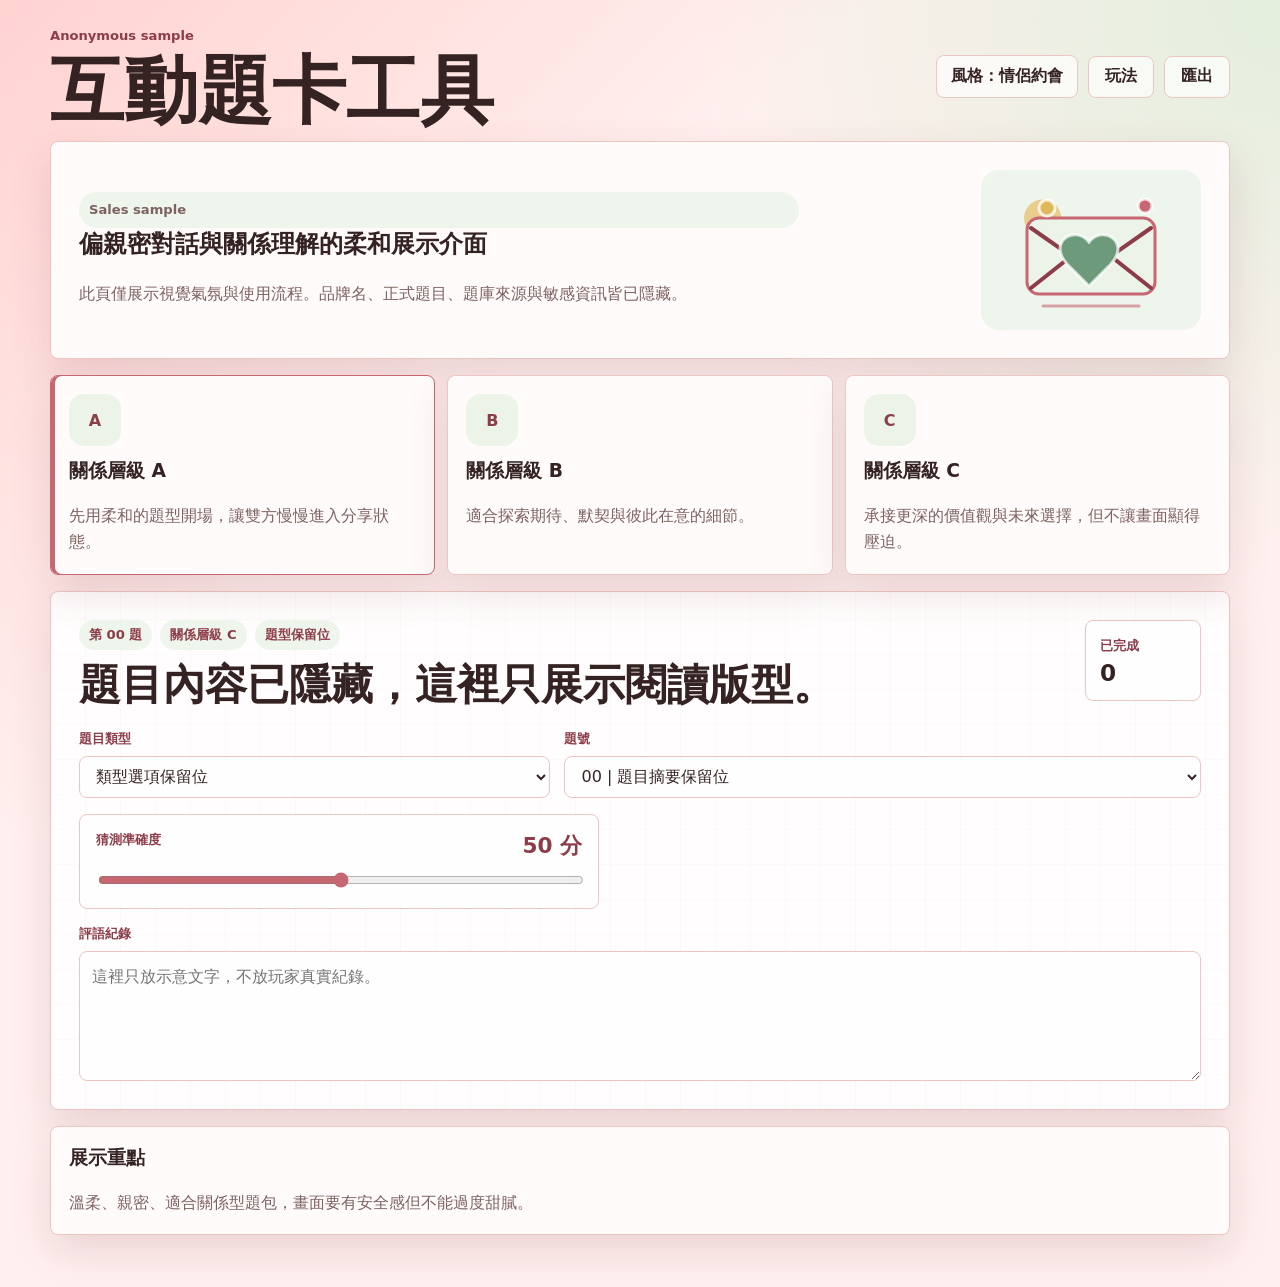
<file: samples/index3.html>
<!doctype html>
<html lang="zh-Hant">
  <head>
    <meta charset="utf-8" />
    <meta name="viewport" content="width=device-width, initial-scale=1" />
    <title>Sample 3</title>
    <link rel="stylesheet" href="styles.css" />
  </head>
  <body data-style="date">
    <main class="sample-shell" aria-label="匿名風格 sample">
      <header class="topbar">
        <div>
          <p class="brand-kicker">Anonymous sample</p>
          <h1>互動題卡工具</h1>
        </div>
        <div class="topbar-actions">
          <span class="style-chip">風格：情侶約會</span>
          <button>玩法</button>
          <button>匯出</button>
        </div>
      </header>

      <section class="hero-card">
        <div>
          <p class="pill">Sales sample</p>
          <h2>偏親密對話與關係理解的柔和展示介面</h2>
          <p>此頁僅展示視覺氣氛與使用流程。品牌名、正式題目、題庫來源與敏感資訊皆已隱藏。</p>
        </div>
        <div class="sample-art" aria-label="情侶約會插圖">
          <svg class="sample-illustration" viewBox="0 0 220 160" role="img" aria-hidden="true">
            <rect class="art-envelope" x="46" y="48" width="128" height="76" rx="12" />
            <path class="art-envelope-line" d="M50 58l60 42 60-42M50 118l48-38M170 118l-48-38" />
            <path class="art-heart accent" d="M108 72c-14-18-42 0-22 22l22 22 22-22c20-22-8-40-22-22z" />
            <circle class="art-dot gold" cx="66" cy="38" r="8" />
            <circle class="art-dot brand" cx="164" cy="36" r="7" />
            <path class="art-soft-line" d="M62 136h96" />
          </svg>
        </div>
      </section>

      <section class="mode-grid" aria-label="關係距離 sample">
        <article class="mode-card is-active">
          <div class="icon-tile">A</div>
          <h3>關係層級 A</h3>
          <p>先用柔和的題型開場，讓雙方慢慢進入分享狀態。</p>
        </article>
        <article class="mode-card">
          <div class="icon-tile">B</div>
          <h3>關係層級 B</h3>
          <p>適合探索期待、默契與彼此在意的細節。</p>
        </article>
        <article class="mode-card">
          <div class="icon-tile">C</div>
          <h3>關係層級 C</h3>
          <p>承接更深的價值觀與未來選擇，但不讓畫面顯得壓迫。</p>
        </article>
      </section>

      <section class="play-card">
        <div class="play-head">
          <div>
            <div class="pill-row">
              <span class="pill">第 00 題</span>
              <span class="pill">關係層級 C</span>
              <span class="pill">題型保留位</span>
            </div>
            <h2 class="sample-question">題目內容已隱藏，這裡只展示閱讀版型。</h2>
          </div>
          <div class="progress-box">
            <span class="score-label">已完成</span>
            <strong>0</strong>
          </div>
        </div>

        <div class="control-grid">
          <label>
            <span class="label">題目類型</span>
            <select>
              <option>類型選項保留位</option>
            </select>
          </label>
          <label>
            <span class="label">題號</span>
            <select>
              <option>00 | 題目摘要保留位</option>
            </select>
          </label>
        </div>

        <div class="score-card">
          <div class="score-top">
            <span class="label">猜測準確度</span>
            <strong>50 分</strong>
          </div>
          <input type="range" min="0" max="100" value="50" />
        </div>

        <label>
          <span class="label">評語紀錄</span>
          <textarea placeholder="這裡只放示意文字，不放玩家真實紀錄。"></textarea>
        </label>
      </section>

      <section class="note-card">
        <div>
          <h3>展示重點</h3>
          <p>溫柔、親密、適合關係型題包，畫面要有安全感但不能過度甜膩。</p>
        </div>
        <div class="ghost-lines" aria-hidden="true">
          <span></span>
          <span></span>
          <span></span>
        </div>
      </section>
    </main>
  </body>
</html>
</file>
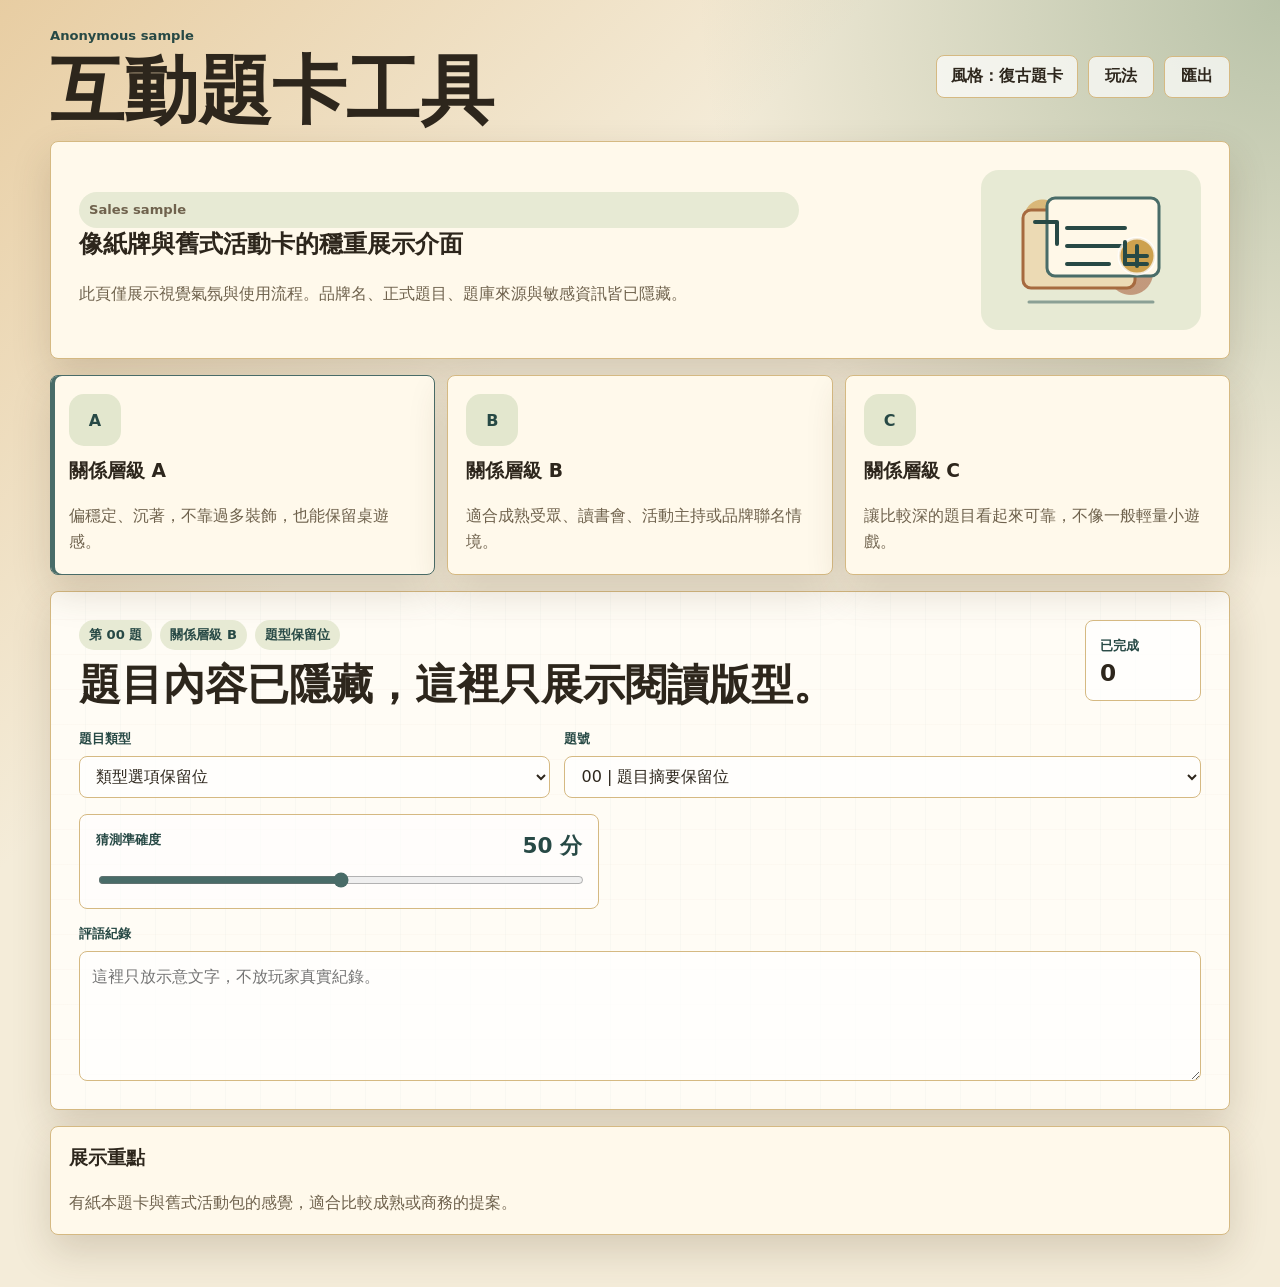
<file: samples/index4.html>
<!doctype html>
<html lang="zh-Hant">
  <head>
    <meta charset="utf-8" />
    <meta name="viewport" content="width=device-width, initial-scale=1" />
    <title>Sample 4</title>
    <link rel="stylesheet" href="styles.css" />
  </head>
  <body data-style="retro">
    <main class="sample-shell" aria-label="匿名風格 sample">
      <header class="topbar">
        <div>
          <p class="brand-kicker">Anonymous sample</p>
          <h1>互動題卡工具</h1>
        </div>
        <div class="topbar-actions">
          <span class="style-chip">風格：復古題卡</span>
          <button>玩法</button>
          <button>匯出</button>
        </div>
      </header>

      <section class="hero-card">
        <div>
          <p class="pill">Sales sample</p>
          <h2>像紙牌與舊式活動卡的穩重展示介面</h2>
          <p>此頁僅展示視覺氣氛與使用流程。品牌名、正式題目、題庫來源與敏感資訊皆已隱藏。</p>
        </div>
        <div class="sample-art" aria-label="復古題卡插圖">
          <svg class="sample-illustration" viewBox="0 0 220 160" role="img" aria-hidden="true">
            <rect class="art-card art-retro-back" x="42" y="40" width="112" height="78" rx="8" />
            <rect class="art-card art-retro-front" x="66" y="28" width="112" height="78" rx="8" />
            <path class="art-line" d="M86 58h58M86 76h72M86 94h42" />
            <circle class="art-seal" cx="156" cy="86" r="18" />
            <path class="art-seal-mark" d="M146 86h20M156 76v20" />
            <path class="art-corner" d="M54 52h22v22M166 94h-22v-22" />
            <path class="art-soft-line" d="M48 132h124" />
          </svg>
        </div>
      </section>

      <section class="mode-grid" aria-label="關係距離 sample">
        <article class="mode-card is-active">
          <div class="icon-tile">A</div>
          <h3>關係層級 A</h3>
          <p>偏穩定、沉著，不靠過多裝飾，也能保留桌遊感。</p>
        </article>
        <article class="mode-card">
          <div class="icon-tile">B</div>
          <h3>關係層級 B</h3>
          <p>適合成熟受眾、讀書會、活動主持或品牌聯名情境。</p>
        </article>
        <article class="mode-card">
          <div class="icon-tile">C</div>
          <h3>關係層級 C</h3>
          <p>讓比較深的題目看起來可靠，不像一般輕量小遊戲。</p>
        </article>
      </section>

      <section class="play-card">
        <div class="play-head">
          <div>
            <div class="pill-row">
              <span class="pill">第 00 題</span>
              <span class="pill">關係層級 B</span>
              <span class="pill">題型保留位</span>
            </div>
            <h2 class="sample-question">題目內容已隱藏，這裡只展示閱讀版型。</h2>
          </div>
          <div class="progress-box">
            <span class="score-label">已完成</span>
            <strong>0</strong>
          </div>
        </div>

        <div class="control-grid">
          <label>
            <span class="label">題目類型</span>
            <select>
              <option>類型選項保留位</option>
            </select>
          </label>
          <label>
            <span class="label">題號</span>
            <select>
              <option>00 | 題目摘要保留位</option>
            </select>
          </label>
        </div>

        <div class="score-card">
          <div class="score-top">
            <span class="label">猜測準確度</span>
            <strong>50 分</strong>
          </div>
          <input type="range" min="0" max="100" value="50" />
        </div>

        <label>
          <span class="label">評語紀錄</span>
          <textarea placeholder="這裡只放示意文字，不放玩家真實紀錄。"></textarea>
        </label>
      </section>

      <section class="note-card">
        <div>
          <h3>展示重點</h3>
          <p>有紙本題卡與舊式活動包的感覺，適合比較成熟或商務的提案。</p>
        </div>
        <div class="ghost-lines" aria-hidden="true">
          <span></span>
          <span></span>
          <span></span>
        </div>
      </section>
    </main>
  </body>
</html>
</file>
<file: prototypes/styles.css>
:root {
  color-scheme: light;
  font-family:
    "Inter", "Noto Sans TC", system-ui, -apple-system, BlinkMacSystemFont,
    "Segoe UI", sans-serif;
  --ink: #211a16;
  --muted: #6c5c52;
  --line: #e6cbb6;
  --paper: #fffaf3;
  --accent: #5f9c8d;
  --accent-ink: #0f5f54;
  --shadow: 0 24px 70px rgba(92, 64, 39, 0.14);
  --radius: 14px;
}

* {
  box-sizing: border-box;
}

body {
  margin: 0;
  background:
    radial-gradient(circle at top left, rgba(255, 216, 198, 0.56), transparent 36rem),
    linear-gradient(120deg, #fff1e8, #f5f3df);
  color: var(--ink);
}

button,
select,
textarea,
input {
  font: inherit;
}

.prototype-shell {
  width: min(1180px, calc(100% - 32px));
  margin: 0 auto;
  padding: 40px 0 72px;
}

.brief-header {
  max-width: 760px;
  margin-bottom: 28px;
}

.compact-brief {
  max-width: none;
}

.single-export .prototype {
  grid-template-columns: 1fr;
}

.single-export .prototype-note {
  position: static;
  display: grid;
  grid-template-columns: auto 1fr;
  gap: 6px 16px;
  align-items: baseline;
}

.single-export .prototype-note p {
  grid-column: 1 / -1;
}

.kicker,
.mock-brand-label,
.prototype-note span,
.section-title span,
.play-meta,
.progress-card span,
label span,
.paper-tag {
  color: var(--accent-ink);
  font-size: 0.82rem;
  font-weight: 800;
  letter-spacing: 0;
}

.brief-header h1 {
  margin: 4px 0 10px;
  font-size: clamp(2.2rem, 6vw, 4rem);
  line-height: 0.95;
}

.brief-header p,
.prototype-note p,
.mode-card p {
  margin: 0;
  color: var(--muted);
  line-height: 1.7;
}

.prototype {
  --paper: #fffaf3;
  --accent: #5f9c8d;
  --accent-ink: #0f5f54;
  --line: #e6cbb6;
  display: grid;
  grid-template-columns: 220px minmax(0, 1fr);
  gap: 18px;
  margin-top: 28px;
  align-items: start;
}

.prototype-note {
  position: sticky;
  top: 18px;
  padding: 18px;
  border: 1px solid var(--line);
  border-radius: var(--radius);
  background: rgba(255, 250, 243, 0.72);
}

.prototype-note strong {
  display: block;
  margin: 6px 0;
  font-size: 1.3rem;
}

.mock-app {
  overflow: hidden;
  border: 1px solid var(--line);
  border-radius: 18px;
  background:
    linear-gradient(rgba(255, 255, 255, 0.76), rgba(255, 255, 255, 0.76)),
    repeating-linear-gradient(90deg, transparent 0 35px, rgba(95, 156, 141, 0.07) 35px 36px),
    repeating-linear-gradient(0deg, transparent 0 35px, rgba(95, 156, 141, 0.07) 35px 36px),
    var(--paper);
  box-shadow: var(--shadow);
}

.mock-topbar,
.mock-mode-panel,
.mock-play-panel,
.split-board,
.main-stage,
.question-panel {
  padding: 24px;
}

.mock-topbar {
  display: flex;
  justify-content: space-between;
  gap: 18px;
  align-items: center;
  border-bottom: 1px solid color-mix(in srgb, var(--line), white 28%);
}

.mock-topbar h2 {
  margin: 3px 0 0;
  font-size: clamp(2rem, 5vw, 3.7rem);
  line-height: 0.95;
}

.mock-actions {
  display: flex;
  gap: 10px;
}

button,
select {
  min-height: 42px;
  border: 1px solid var(--line);
  border-radius: 9px;
  background: rgba(255, 255, 255, 0.74);
  color: var(--ink);
  font-weight: 800;
}

button {
  padding: 0 16px;
}

select {
  width: 100%;
  padding: 0 12px;
}

.section-title {
  display: flex;
  align-items: center;
  gap: 10px;
  margin-bottom: 14px;
}

.section-title h3 {
  margin: 0;
}

.mode-grid {
  display: grid;
  grid-template-columns: repeat(3, minmax(0, 1fr));
  gap: 12px;
}

.mode-card,
.rating-card,
.paper-card,
.question-panel,
.progress-card {
  border: 1px solid var(--line);
  border-radius: var(--radius);
  background: rgba(255, 255, 255, 0.68);
}

.mode-card {
  min-height: 178px;
  padding: 18px;
}

.mode-card.is-active {
  border-color: var(--accent);
  box-shadow: inset 4px 0 0 var(--accent);
}

.mode-card strong {
  display: block;
  margin-top: 12px;
  font-size: 1.05rem;
}

.asset-placeholder {
  display: grid;
  place-items: center;
  border: 1px dashed color-mix(in srgb, var(--accent), white 20%);
  border-radius: 16px;
  background: color-mix(in srgb, var(--accent), white 84%);
  color: var(--accent-ink);
  font-weight: 900;
}

.asset-placeholder.small {
  width: 52px;
  height: 52px;
}

.asset-placeholder.hero {
  width: 154px;
  height: 112px;
}

.asset-placeholder.badge {
  width: 64px;
  height: 64px;
}

.mock-play-panel {
  border-top: 1px solid color-mix(in srgb, var(--line), white 28%);
}

.play-meta {
  display: flex;
  flex-wrap: wrap;
  gap: 8px;
  margin-bottom: 10px;
}

.play-meta span,
.paper-tag {
  padding: 7px 10px;
  border-radius: 999px;
  background: color-mix(in srgb, var(--accent), white 86%);
}

.question-row,
.stage-header {
  display: flex;
  justify-content: space-between;
  gap: 20px;
  align-items: start;
}

.question-row h3,
.question-panel h3,
.paper-card h3 {
  margin: 0 0 18px;
  font-size: clamp(1.45rem, 3vw, 2.25rem);
  line-height: 1.22;
}

.progress-card {
  min-width: 112px;
  padding: 14px 16px;
}

.progress-card strong {
  display: block;
  margin-top: 4px;
  font-size: 1.35rem;
}

.form-grid {
  display: grid;
  grid-template-columns: 1fr 1.3fr;
  gap: 12px;
  margin-top: 18px;
}

label {
  display: grid;
  gap: 8px;
}

.rating-card {
  max-width: 520px;
  margin-top: 18px;
  padding: 16px;
}

.rating-card div {
  display: flex;
  justify-content: space-between;
  gap: 12px;
  margin-bottom: 12px;
}

.rating-card strong {
  color: var(--accent-ink);
  font-size: 1.4rem;
}

input[type="range"] {
  width: 100%;
  accent-color: var(--accent);
}

.note-area {
  margin-top: 18px;
}

textarea {
  width: 100%;
  min-height: 132px;
  resize: vertical;
  border: 1px solid var(--line);
  border-radius: 12px;
  background: rgba(255, 255, 255, 0.72);
  padding: 14px;
  line-height: 1.6;
}

.theme-journal {
  --paper: #fff8ef;
  --accent: #e28a76;
  --accent-ink: #9a4250;
  --line: #efc4ad;
}

.compact .mock-topbar {
  background:
    radial-gradient(circle at 12% 20%, color-mix(in srgb, var(--accent), white 78%) 0 58px, transparent 60px),
    var(--paper);
}

.split-board {
  display: grid;
  grid-template-columns: 170px minmax(0, 1fr);
  gap: 18px;
}

.sticker-list {
  display: grid;
  align-content: start;
  gap: 12px;
}

.sticker {
  transform: rotate(-1deg);
  border: 1px solid var(--line);
  border-radius: 12px 12px 18px 12px;
  background: color-mix(in srgb, var(--accent), white 82%);
  padding: 14px;
  font-weight: 900;
}

.sticker:nth-child(2) {
  transform: rotate(1.4deg);
}

.sticker.is-active {
  background: var(--accent);
  color: white;
}

.paper-card {
  padding: 24px;
  background:
    repeating-linear-gradient(0deg, transparent 0 33px, rgba(226, 138, 118, 0.13) 33px 34px),
    rgba(255, 255, 255, 0.7);
}

.soft-scale {
  display: grid;
  grid-template-columns: auto 1fr auto;
  gap: 12px;
  align-items: center;
  margin: 18px 0;
  color: var(--accent-ink);
  font-weight: 900;
}

.theme-event {
  --paper: #f7fbf4;
  --accent: #759c6a;
  --accent-ink: #3d6f4b;
  --line: #bed2a9;
}

.dashboard {
  display: grid;
  grid-template-columns: 176px minmax(0, 1fr);
}

.side-rail {
  display: grid;
  align-content: start;
  gap: 12px;
  padding: 24px;
  border-right: 1px solid var(--line);
  background: color-mix(in srgb, var(--accent), white 87%);
}

.side-rail button {
  width: 100%;
}

.side-rail button.is-active {
  background: var(--accent);
  color: white;
}

.question-panel {
  margin-top: 24px;
}

@media (max-width: 900px) {
  .prototype {
    grid-template-columns: 1fr;
  }

  .prototype-note {
    position: static;
  }

  .mode-grid,
  .form-grid,
  .split-board,
  .dashboard {
    grid-template-columns: 1fr;
  }

  .side-rail {
    border-right: 0;
    border-bottom: 1px solid var(--line);
  }
}

@media (max-width: 560px) {
  .prototype-shell {
    width: min(375px, calc(100% - 18px));
    padding-top: 20px;
  }

  .mock-topbar,
  .question-row,
  .stage-header {
    flex-direction: column;
  }

  .mock-actions,
  .mock-actions button,
  .progress-card,
  .asset-placeholder.hero {
    width: 100%;
  }
}
</file>
<file: styles.css>
:root {
  color-scheme: light;
  --bg: #fbf4ea;
  --surface: #fffaf2;
  --surface-2: #f7eadc;
  --surface-3: #e8f2e8;
  --text: #2d2520;
  --muted: #77685d;
  --line: #e5cfbb;
  --brand: #5b9385;
  --brand-strong: #2c6b60;
  --accent: #d98273;
  --gold: #e8bf56;
  --green: #638f6d;
  --danger: #bd5b55;
  --shadow: 0 12px 28px rgba(94, 66, 43, 0.12);
  --radius: 8px;
  --bg-glow-a: rgba(255, 224, 207, 0.62);
  --bg-glow-b: rgba(226, 243, 229, 0.78);
  --button-text: #fff;
}

body[data-style="party"] {
  --bg: #f6f7ea;
  --surface: #fffdf4;
  --surface-2: #ffe6d1;
  --surface-3: #e1f2ef;
  --text: #25251f;
  --muted: #6d6257;
  --line: #e4c9a7;
  --brand: #e06f55;
  --brand-strong: #9d402f;
  --accent: #4ba7a0;
  --gold: #efc74e;
  --green: #4b8f72;
  --danger: #c14d58;
  --shadow: 0 14px 30px rgba(130, 82, 32, 0.14);
  --bg-glow-a: rgba(255, 205, 129, 0.58);
  --bg-glow-b: rgba(135, 216, 209, 0.58);
}

body[data-style="date"] {
  --bg: #fff0ef;
  --surface: #fffafa;
  --surface-2: #fde2df;
  --surface-3: #e8f1e5;
  --text: #342322;
  --muted: #7d6261;
  --line: #ecc6c2;
  --brand: #c76772;
  --brand-strong: #8d3d49;
  --accent: #6c9a7a;
  --gold: #e0b85b;
  --green: #6a9a72;
  --danger: #ad4352;
  --shadow: 0 14px 32px rgba(133, 64, 74, 0.14);
  --bg-glow-a: rgba(255, 196, 193, 0.66);
  --bg-glow-b: rgba(215, 238, 213, 0.7);
}

body[data-style="retro"] {
  --bg: #f4ecd9;
  --surface: #fff8e7;
  --surface-2: #ead7ae;
  --surface-3: #dde2c3;
  --text: #2d261c;
  --muted: #6f624d;
  --line: #d5b982;
  --brand: #496c68;
  --brand-strong: #274945;
  --accent: #a66a3f;
  --gold: #c9993f;
  --green: #607c4c;
  --danger: #9c4d42;
  --shadow: 0 14px 30px rgba(80, 56, 28, 0.16);
  --bg-glow-a: rgba(216, 166, 93, 0.44);
  --bg-glow-b: rgba(121, 150, 116, 0.48);
}

* {
  box-sizing: border-box;
}

body {
  margin: 0;
  min-height: 100vh;
  background:
    linear-gradient(135deg, var(--bg-glow-a), transparent 34%),
    radial-gradient(circle at top right, var(--bg-glow-b), transparent 32%),
    var(--bg);
  color: var(--text);
  font-family: "Noto Sans TC", "Microsoft JhengHei", system-ui, sans-serif;
}

button,
input,
select,
textarea {
  font: inherit;
}

button,
input,
select,
textarea,
.import-label {
  border-radius: var(--radius);
}

button,
.import-label {
  min-height: 42px;
  border: 0;
  cursor: pointer;
  transition:
    transform 160ms ease,
    box-shadow 160ms ease,
    background 160ms ease;
}

button:hover,
.import-label:hover {
  transform: translateY(-1px);
}

button:active,
.import-label:active {
  transform: translateY(0);
}

input[type="text"],
select,
textarea {
  width: 100%;
  border: 1px solid var(--line);
  background: var(--surface);
  color: var(--text);
}

input[type="text"] {
  min-height: 42px;
  padding: 0 12px;
}

select {
  min-height: 42px;
  padding: 0 12px;
}

textarea {
  resize: vertical;
  padding: 12px;
  line-height: 1.6;
  min-height: 112px;
}

h1,
h2,
h3,
p {
  margin-top: 0;
}

h1 {
  margin-bottom: 0;
  font-size: clamp(2.1rem, 4vw, 3.35rem);
  line-height: 1;
  letter-spacing: 0;
}

.app-shell {
  width: min(1280px, calc(100% - 48px));
  margin: 0 auto;
  padding: 24px 0 52px;
}

.topbar,
.topbar-actions,
.game-board,
.workspace-grid,
.draw-row,
.round-tools,
.commit-row,
.section-head,
.panel-title,
.rules-hero {
  display: flex;
}

.topbar {
  align-items: center;
  justify-content: space-between;
  gap: 16px;
  margin-bottom: 16px;
}

.brand-block {
  min-width: 210px;
}

.eyebrow,
.score-label,
.notes-label,
.question-form label,
.draw-row label,
.soft-pill {
  color: var(--muted);
  font-size: 0.82rem;
  font-weight: 800;
  letter-spacing: 0;
}

.eyebrow {
  margin: 0 0 5px;
  color: var(--brand-strong);
}

.topbar-actions {
  align-items: center;
  justify-content: flex-end;
  gap: 8px;
  flex-wrap: wrap;
}

.style-picker {
  min-height: 42px;
  display: inline-grid;
  grid-template-columns: auto minmax(126px, 1fr);
  align-items: center;
  gap: 8px;
  padding: 0 10px 0 12px;
  border: 1px solid var(--line);
  border-radius: var(--radius);
  background: color-mix(in srgb, var(--surface), transparent 18%);
}

.style-picker span {
  color: var(--muted);
  font-size: 0.78rem;
  font-weight: 900;
}

.style-picker select {
  min-height: 34px;
  padding: 0 24px 0 6px;
  border: 0;
  background: transparent;
  color: var(--text);
  font-weight: 850;
}

.ghost-button,
.import-label,
.secondary-button,
.primary-button,
.danger-button,
.tiny-button {
  display: inline-flex;
  align-items: center;
  justify-content: center;
  padding: 0 14px;
  font-weight: 850;
  text-decoration: none;
}

.ghost-button,
.import-label {
  background: color-mix(in srgb, var(--surface), transparent 18%);
  color: var(--text);
  border: 1px solid var(--line);
}

.ghost-button.is-active {
  background: var(--surface-3);
  color: var(--brand-strong);
  border-color: color-mix(in srgb, var(--brand), transparent 44%);
}

.primary-button {
  background: var(--brand);
  color: var(--button-text);
  box-shadow: 0 8px 16px rgba(47, 109, 99, 0.18);
}

.secondary-button {
  background: var(--gold);
  color: #2c2108;
}

.danger-button {
  background: transparent;
  color: var(--danger);
  border: 1px solid color-mix(in srgb, var(--danger), transparent 58%);
}

.tiny-button {
  min-height: 34px;
  padding: 0 10px;
  background: var(--surface);
  color: var(--text);
  border: 1px solid var(--line);
}

.rules-page,
.game-page {
  animation: revealIn 220ms ease-out;
}

.rules-page[hidden],
.game-page[hidden] {
  display: none;
}

.rules-hero,
.mode-section,
.progress-chip,
.play-card,
.tool-panel,
.rules-grid article {
  border: 1px solid var(--line);
  background: color-mix(in srgb, var(--surface), transparent 8%);
  box-shadow: var(--shadow);
  border-radius: var(--radius);
}

.rules-hero {
  align-items: center;
  justify-content: space-between;
  gap: 28px;
  margin-bottom: 14px;
  padding: 26px 28px;
  background:
    linear-gradient(135deg, color-mix(in srgb, var(--surface-2), transparent 4%), transparent),
    var(--surface);
}

.hero-card-art {
  width: min(28vw, 220px);
  min-width: 150px;
  height: auto;
  border-radius: var(--radius);
  box-shadow: 0 10px 24px rgba(94, 66, 43, 0.1);
}

.rules-hero h2 {
  max-width: 790px;
  margin: 10px 0 10px;
  font-size: clamp(1.35rem, 2.5vw, 2.15rem);
  line-height: 1.2;
}

.rules-hero p {
  max-width: 760px;
  margin-bottom: 0;
  color: var(--muted);
  line-height: 1.7;
}

.soft-pill,
.category-pill {
  display: inline-flex;
  align-items: center;
  min-height: 26px;
  padding: 3px 9px;
  border-radius: 999px;
  background: color-mix(in srgb, var(--brand), transparent 84%);
  color: var(--brand-strong);
  white-space: nowrap;
}

.mode-section {
  padding: 16px;
  margin-bottom: 14px;
}

.topic-picker {
  display: grid;
  grid-template-columns: auto minmax(220px, 360px) auto;
  align-items: center;
  gap: 10px;
  margin-top: 14px;
  padding-top: 14px;
  border-top: 1px solid color-mix(in srgb, var(--line), transparent 35%);
}

.topic-picker label,
.topic-picker span {
  color: var(--muted);
  font-size: 0.82rem;
  font-weight: 850;
}

.topic-picker span {
  min-width: 54px;
  color: var(--brand-strong);
  text-align: right;
}

.mode-grid,
.rules-grid,
.workspace-grid {
  display: grid;
  gap: 16px;
}

.mode-grid {
  grid-template-columns: repeat(3, minmax(0, 1fr));
  gap: 12px;
}

.mode-card {
  min-height: 144px;
  display: grid;
  align-content: start;
  gap: 6px;
  padding: 16px;
  text-align: left;
  background: color-mix(in srgb, var(--surface), transparent 20%);
  color: var(--text);
  border: 1px solid var(--line);
  box-shadow: none;
}

.mode-card strong {
  font-size: 1.04rem;
}

.mode-card small {
  color: var(--brand-strong);
  font-size: 0.8rem;
  font-weight: 850;
  line-height: 1.45;
}

.mode-card p {
  margin-bottom: 0;
  color: var(--muted);
  font-size: 0.92rem;
  line-height: 1.55;
}

.mode-card.is-active {
  background: linear-gradient(135deg, color-mix(in srgb, var(--surface-3), transparent 18%), color-mix(in srgb, var(--surface), transparent 8%));
  border-color: color-mix(in srgb, var(--brand), transparent 24%);
  box-shadow:
    inset 4px 0 0 var(--brand),
    0 8px 18px rgba(47, 109, 99, 0.08);
}

.mode-info-card {
  cursor: default;
  transform: none !important;
}

.mode-info-card.is-active {
  box-shadow: none;
}

.mode-card-art {
  width: 72px;
  height: 54px;
  object-fit: contain;
  margin-bottom: 4px;
}

.rules-grid {
  grid-template-columns: repeat(5, minmax(0, 1fr));
  margin-top: 16px;
}

.rules-grid article {
  min-height: 178px;
  padding: 16px;
}

.rules-grid strong {
  display: inline-grid;
  place-items: center;
  width: 34px;
  height: 34px;
  margin-bottom: 18px;
  border-radius: 50%;
  background: var(--surface-3);
  color: var(--brand-strong);
}

.rules-grid h3 {
  margin-bottom: 8px;
}

.rules-grid p {
  margin-bottom: 0;
  color: var(--muted);
  line-height: 1.65;
}

.section-head {
  align-items: center;
  justify-content: space-between;
  gap: 12px;
  margin-bottom: 12px;
}

.section-head h2,
.panel-title h3 {
  margin: 0;
  font-size: 1.05rem;
}

.history-actions {
  display: flex;
  flex-wrap: wrap;
  gap: 8px;
  justify-content: flex-end;
}

.game-board {
  display: block;
}

.progress-chip {
  min-width: 118px;
  min-height: 62px;
  display: grid;
  align-content: center;
  justify-items: start;
  padding: 10px 13px;
  background: color-mix(in srgb, var(--surface), transparent 10%);
  box-shadow: none;
}

.progress-chip strong {
  display: block;
  margin-top: 5px;
  font-size: 1.28rem;
  line-height: 1.15;
  word-break: break-word;
}

.play-card {
  position: relative;
  flex: 1;
  overflow: hidden;
  padding: 28px;
  background:
    linear-gradient(180deg, color-mix(in srgb, var(--surface), transparent 4%), color-mix(in srgb, var(--surface-2), transparent 64%)),
    var(--surface);
}

.card-pattern {
  position: absolute;
  inset: 0;
  pointer-events: none;
  opacity: 0.08;
  background-image:
    linear-gradient(90deg, var(--line) 1px, transparent 1px),
    linear-gradient(0deg, var(--line) 1px, transparent 1px);
  background-size: 28px 28px;
  mask-image: linear-gradient(90deg, transparent, black 18%, transparent 92%);
}

.play-card > *:not(.card-pattern) {
  position: relative;
}

.play-card-head {
  display: grid;
  grid-template-columns: 1fr auto;
  gap: 12px;
  align-items: start;
}

.play-card h2 {
  margin: 12px 0 0;
  max-width: 820px;
  font-size: clamp(1.55rem, 2.7vw, 2.18rem);
  line-height: 1.28;
}

.draw-row {
  display: grid;
  grid-template-columns: 92px minmax(0, 1fr);
  align-items: center;
  gap: 10px;
  margin: 20px 0 12px;
}

.secondary-filter-row {
  margin-top: 0;
  margin-bottom: 18px;
  opacity: 0.9;
}

.draw-row label {
  min-width: 72px;
}

.session-row {
  display: grid;
  grid-template-columns: 92px minmax(0, 280px);
  align-items: center;
  gap: 10px;
  margin-bottom: 16px;
}

.session-input-group {
  display: grid;
  grid-template-columns: minmax(0, 1fr) auto;
  gap: 8px;
}

.session-row label {
  color: var(--muted);
  font-size: 0.82rem;
  font-weight: 800;
}

.face-flow-card {
  margin-bottom: 16px;
  padding: 13px 14px;
  border: 1px solid color-mix(in srgb, var(--brand), transparent 58%);
  border-radius: var(--radius);
  background: rgba(232, 242, 232, 0.6);
}

.face-flow-card:not([hidden]) {
  display: block;
}

.face-flow-card p {
  margin-bottom: 0;
  color: var(--muted);
  line-height: 1.65;
}

.face-flow-card strong {
  display: block;
  margin-bottom: 6px;
  color: var(--brand-strong);
}

.panel-title {
  align-items: center;
  justify-content: space-between;
  gap: 12px;
  margin-bottom: 10px;
}

.toggle {
  display: inline-flex;
  align-items: center;
  gap: 6px;
  color: var(--muted);
  font-size: 0.88rem;
  font-weight: 750;
}

.round-tools {
  align-items: center;
  justify-content: flex-start;
  gap: 12px;
  margin: 18px 0 14px;
}

.score-slider {
  width: min(100%, 520px);
  display: grid;
  grid-template-columns: 1fr auto;
  gap: 8px 12px;
  align-items: center;
  padding: 12px 14px;
  border: 1px solid var(--line);
  border-radius: var(--radius);
  background: color-mix(in srgb, var(--surface), transparent 14%);
}

.score-slider span {
  color: var(--muted);
  font-size: 0.86rem;
  font-weight: 850;
}

.score-slider strong {
  min-width: 52px;
  color: var(--brand-strong);
  font-size: 1.35rem;
  text-align: right;
}

.score-slider strong::after {
  content: " 分";
  font-size: 0.8rem;
}

.score-slider input {
  grid-column: 1 / -1;
  width: 100%;
  accent-color: var(--brand);
}

.notes-label {
  display: block;
  margin-bottom: 8px;
}

#notes {
  background:
    linear-gradient(transparent 31px, rgba(229, 207, 187, 0.32) 32px),
    color-mix(in srgb, var(--surface), transparent 12%);
  background-size: 100% 32px;
  border-color: color-mix(in srgb, var(--gold), var(--line) 52%);
}

.commit-row {
  align-items: center;
  justify-content: space-between;
  gap: 12px;
  margin-top: 14px;
}

#saveStatus {
  margin: 0;
  color: var(--muted);
  font-size: 0.9rem;
}

.workspace-grid {
  grid-template-columns: repeat(2, minmax(0, 1fr));
  margin-top: 14px;
}

.tool-panel {
  min-width: 0;
  padding: 18px;
}

.wide-panel {
  grid-column: 1 / -1;
}

.question-form {
  display: grid;
  gap: 9px;
}

.library-note {
  padding: 14px;
  border: 1px solid var(--line);
  border-radius: var(--radius);
  background: var(--surface-2);
}

.library-note strong {
  display: block;
  margin-bottom: 8px;
  color: var(--brand-strong);
}

.library-note p {
  margin-bottom: 0;
  color: var(--muted);
  line-height: 1.7;
}

.question-list,
.history-list {
  display: grid;
  gap: 10px;
  max-height: 370px;
  overflow: auto;
  padding-right: 4px;
}

.history-group {
  display: grid;
  gap: 10px;
}

.history-group > h3 {
  position: sticky;
  top: 0;
  z-index: 1;
  margin: 0;
  padding: 8px 10px;
  border: 1px solid var(--line);
  border-radius: 999px;
  background: color-mix(in srgb, var(--surface-3), transparent 8%);
  color: var(--brand-strong);
  font-size: 0.86rem;
}

.question-item,
.history-item,
.bias-preview {
  border: 1px solid var(--line);
  border-radius: var(--radius);
  background: color-mix(in srgb, var(--surface), transparent 20%);
}

.question-item {
  display: grid;
  grid-template-columns: auto 1fr auto;
  align-items: center;
  gap: 10px;
  padding: 10px;
}

.question-item p,
.history-item p {
  margin: 0;
}

.history-item {
  display: grid;
  grid-template-columns: 1fr auto;
  gap: 12px;
  padding: 12px;
}

.history-item h3 {
  margin: 8px 0 6px;
  font-size: 1rem;
}

.history-item strong {
  align-self: center;
  color: var(--green);
}

.history-item strong.is-miss {
  color: var(--danger);
}

.bias-preview {
  display: grid;
  grid-template-columns: repeat(2, minmax(0, 1fr));
  gap: 1px;
  overflow: hidden;
}

.bias-preview div {
  padding: 16px;
  background: var(--surface-2);
}

.bias-preview span {
  display: block;
  color: var(--muted);
  font-weight: 750;
  margin-bottom: 8px;
}

.bias-preview strong {
  line-height: 1.45;
}

.empty-state {
  margin: 0;
  color: var(--muted);
  line-height: 1.6;
}

@keyframes revealIn {
  from {
    opacity: 0;
    transform: translateY(8px);
  }
  to {
    opacity: 1;
    transform: translateY(0);
  }
}

@media (max-width: 1180px) {
  .app-shell {
    width: min(100% - 36px, 1120px);
  }

  .rules-grid {
    grid-template-columns: repeat(3, minmax(0, 1fr));
  }
}

@media (min-width: 721px) and (max-width: 1180px) {
  .app-shell {
    width: min(100% - 48px, 980px);
    padding-top: 26px;
  }

  .topbar {
    align-items: end;
  }

  .mode-section,
  .play-card,
  .tool-panel {
    padding: 24px;
  }

  .topic-picker {
    grid-template-columns: auto minmax(260px, 420px) auto;
  }

  .mode-card {
    min-height: 176px;
  }

  .play-card-head {
    grid-template-columns: minmax(0, 1fr) 116px;
    gap: 18px;
  }

  .play-card h2 {
    max-width: 700px;
    font-size: 2rem;
  }

  .draw-row {
    grid-template-columns: 86px minmax(0, 1fr);
  }

  .session-row {
    grid-template-columns: 86px minmax(220px, 320px);
  }

  .score-slider {
    width: min(100%, 520px);
  }

  .round-tools {
    margin-top: 4px;
    padding-left: 96px;
  }

  #notes {
    min-height: 132px;
  }
}

@media (max-width: 980px) {
  .game-board,
  .topbar {
    flex-direction: column;
    align-items: stretch;
  }

  .topbar-actions {
    justify-content: flex-start;
  }

  .mode-grid,
  .rules-grid {
    grid-template-columns: repeat(2, minmax(0, 1fr));
  }
}

@media (max-width: 720px) {
  .app-shell {
    width: min(100% - 20px, 375px);
    padding: 12px 0 32px;
  }

  h1 {
    font-size: 2.2rem;
  }

  .topbar {
    gap: 10px;
  }

  .topbar-actions {
    display: grid;
    grid-template-columns: repeat(2, minmax(0, 1fr));
  }

  .topbar-actions > * {
    width: 100%;
  }

  .rules-hero,
  .draw-row,
  .session-row,
  .round-tools,
  .commit-row,
  .section-head {
    align-items: stretch;
    flex-direction: column;
  }

  .play-card-head {
    grid-template-columns: 1fr;
    gap: 12px;
  }

  .workspace-grid,
  .mode-grid,
  .rules-grid,
  .bias-preview {
    grid-template-columns: 1fr;
  }

  .topic-picker {
    grid-template-columns: 1fr;
    gap: 7px;
  }

  .topic-picker span {
    text-align: left;
  }

  .progress-chip {
    width: 100%;
    min-height: 54px;
    grid-template-columns: 1fr auto;
    align-items: center;
    justify-items: stretch;
  }

  .progress-chip strong {
    margin-top: 0;
    text-align: right;
  }

  .play-card h2 {
    font-size: 1.72rem;
  }

  .draw-row,
  .session-row {
    gap: 7px;
    margin-bottom: 12px;
  }

  .session-input-group {
    grid-template-columns: 1fr;
  }

  .score-slider {
    width: 100%;
  }

  .rules-hero {
    padding: 16px;
  }

  .rules-hero h2 {
    margin-top: 8px;
    font-size: 1.45rem;
  }

  .hero-card-art {
    width: 112px;
    min-width: 112px;
    align-self: center;
    box-shadow: none;
  }

  .rules-page .mode-grid {
    gap: 10px;
  }

  .rules-page .mode-info-card {
    min-height: 0;
    grid-template-columns: 60px 1fr;
    gap: 4px 12px;
    padding: 13px;
  }

  .rules-page .mode-info-card .mode-card-art {
    grid-row: 1 / 5;
    width: 52px;
    height: 52px;
    margin: 0;
    align-self: center;
  }

  .rules-grid article {
    min-height: 132px;
  }

  .rules-grid strong {
    margin-bottom: 12px;
  }

  .draw-row label {
    padding-bottom: 0;
  }

  .question-item,
  .history-item {
    grid-template-columns: 1fr;
  }

  .play-card,
  .tool-panel,
  .mode-section {
    padding: 15px;
  }
}

@media (max-width: 380px) {
  .app-shell {
    width: calc(100% - 16px);
  }

  .topbar-actions {
    gap: 6px;
  }

  .ghost-button,
  .import-label,
  .style-picker {
    padding-left: 9px;
    padding-right: 9px;
  }

  .style-picker {
    grid-template-columns: 1fr;
    gap: 0;
  }
}
</file>
<file: product-samples/styles.css>
body.product-sample {
  min-height: 100vh;
}

.product-sample .brand-block h1 {
  max-width: 9em;
}

.product-sample .mode-section {
  margin-bottom: 14px;
}

.product-sample .mode-grid {
  margin-top: 14px;
}

.product-mode-art {
  display: grid;
  place-items: center;
  border-radius: 16px;
  background:
    radial-gradient(circle at 34% 28%, color-mix(in srgb, var(--gold), white 24%) 0 10px, transparent 11px),
    color-mix(in srgb, var(--surface-3), white 18%);
  color: var(--brand-strong);
  font-weight: 900;
}

.product-sample .product-disclaimer {
  display: inline-flex;
  align-items: center;
  min-height: 32px;
  padding: 6px 10px;
  border: 1px solid var(--line);
  border-radius: 999px;
  background: color-mix(in srgb, var(--surface), transparent 12%);
  color: var(--muted);
  font-size: 0.82rem;
  font-weight: 800;
}

.product-sample .history-list {
  display: grid;
  gap: 10px;
}

.product-sample .commit-row {
  margin-top: 18px;
}

.product-sample .sample-only-note {
  margin: 12px 0 0;
  color: var(--muted);
  font-size: 0.86rem;
  line-height: 1.6;
}

@media (max-width: 720px) {
  .product-sample .topbar-actions {
    width: 100%;
  }

  .product-sample .topbar-actions > * {
    flex: 1 1 auto;
  }
}
</file>
<file: samples/styles.css>
:root {
  color-scheme: light;
  --bg: #fbf4ea;
  --surface: #fffaf2;
  --surface-2: #f7eadc;
  --surface-3: #e8f2e8;
  --text: #2d2520;
  --muted: #77685d;
  --line: #e5cfbb;
  --brand: #5b9385;
  --brand-strong: #2c6b60;
  --accent: #d98273;
  --gold: #e8bf56;
  --shadow: 0 16px 38px rgba(94, 66, 43, 0.14);
  --radius: 8px;
  --bg-glow-a: rgba(255, 224, 207, 0.62);
  --bg-glow-b: rgba(226, 243, 229, 0.78);
}

body[data-style="party"] {
  --bg: #f6f7ea;
  --surface: #fffdf4;
  --surface-2: #ffe6d1;
  --surface-3: #e1f2ef;
  --text: #25251f;
  --muted: #6d6257;
  --line: #e4c9a7;
  --brand: #e06f55;
  --brand-strong: #9d402f;
  --accent: #4ba7a0;
  --gold: #efc74e;
  --shadow: 0 16px 38px rgba(130, 82, 32, 0.16);
  --bg-glow-a: rgba(255, 205, 129, 0.58);
  --bg-glow-b: rgba(135, 216, 209, 0.58);
}

body[data-style="date"] {
  --bg: #fff0ef;
  --surface: #fffafa;
  --surface-2: #fde2df;
  --surface-3: #e8f1e5;
  --text: #342322;
  --muted: #7d6261;
  --line: #ecc6c2;
  --brand: #c76772;
  --brand-strong: #8d3d49;
  --accent: #6c9a7a;
  --gold: #e0b85b;
  --shadow: 0 16px 40px rgba(133, 64, 74, 0.16);
  --bg-glow-a: rgba(255, 196, 193, 0.66);
  --bg-glow-b: rgba(215, 238, 213, 0.7);
}

body[data-style="retro"] {
  --bg: #f4ecd9;
  --surface: #fff8e7;
  --surface-2: #ead7ae;
  --surface-3: #dde2c3;
  --text: #2d261c;
  --muted: #6f624d;
  --line: #d5b982;
  --brand: #496c68;
  --brand-strong: #274945;
  --accent: #a66a3f;
  --gold: #c9993f;
  --shadow: 0 16px 38px rgba(80, 56, 28, 0.18);
  --bg-glow-a: rgba(216, 166, 93, 0.44);
  --bg-glow-b: rgba(121, 150, 116, 0.48);
}

* {
  box-sizing: border-box;
}

body {
  margin: 0;
  min-height: 100vh;
  background:
    linear-gradient(135deg, var(--bg-glow-a), transparent 34%),
    radial-gradient(circle at top right, var(--bg-glow-b), transparent 32%),
    var(--bg);
  color: var(--text);
  font-family: "Noto Sans TC", "Microsoft JhengHei", system-ui, sans-serif;
}

button,
select,
textarea,
input {
  font: inherit;
}

.sample-shell {
  width: min(1180px, calc(100% - 48px));
  margin: 0 auto;
  padding: 28px 0 52px;
}

.topbar {
  display: flex;
  justify-content: space-between;
  gap: 18px;
  align-items: center;
  margin-bottom: 16px;
}

.brand-kicker,
.label,
.pill,
.score-label {
  color: var(--brand-strong);
  font-size: 0.82rem;
  font-weight: 800;
  letter-spacing: 0;
}

h1,
h2,
h3,
p {
  margin-top: 0;
}

h1 {
  margin-bottom: 0;
  font-size: clamp(2.4rem, 6vw, 4.6rem);
  line-height: 0.94;
}

.topbar-actions {
  display: flex;
  gap: 10px;
  align-items: center;
}

.style-chip,
button {
  min-height: 42px;
  border: 1px solid var(--line);
  border-radius: var(--radius);
  background: rgba(255, 255, 255, 0.7);
  color: var(--text);
  font-weight: 900;
}

.style-chip {
  padding: 10px 14px;
}

button {
  padding: 0 16px;
}

.hero-card,
.mode-card,
.play-card,
.note-card {
  border: 1px solid var(--line);
  border-radius: var(--radius);
  background: color-mix(in srgb, var(--surface), white 16%);
  box-shadow: var(--shadow);
}

.hero-card {
  display: grid;
  grid-template-columns: minmax(0, 1fr) 220px;
  gap: 24px;
  align-items: center;
  padding: 28px;
  margin-bottom: 16px;
}

.hero-card p {
  max-width: 720px;
  margin-bottom: 0;
  color: var(--muted);
  line-height: 1.8;
}

.sample-art {
  display: grid;
  place-items: center;
  min-height: 160px;
  border-radius: 18px;
  background:
    radial-gradient(circle at 28% 30%, color-mix(in srgb, var(--gold), white 30%) 0 18px, transparent 19px),
    radial-gradient(circle at 68% 64%, color-mix(in srgb, var(--accent), white 32%) 0 22px, transparent 23px),
    color-mix(in srgb, var(--surface-3), white 28%);
  color: var(--brand-strong);
  font-weight: 900;
}

.sample-illustration {
  width: min(100%, 220px);
  height: auto;
  overflow: visible;
}

.art-shadow {
  fill: color-mix(in srgb, var(--brand), transparent 82%);
}

.art-card,
.art-envelope {
  fill: color-mix(in srgb, var(--surface), white 18%);
  stroke: var(--brand);
  stroke-width: 3;
}

.art-card-b {
  fill: color-mix(in srgb, var(--surface-2), white 12%);
}

.art-card-c,
.art-envelope {
  fill: color-mix(in srgb, var(--surface-3), white 18%);
}

.art-retro-back {
  fill: color-mix(in srgb, var(--surface-2), white 8%);
  stroke: var(--accent);
}

.art-retro-front {
  fill: color-mix(in srgb, var(--surface), white 6%);
  stroke: var(--brand);
}

.art-dot,
.art-balloon,
.art-seal {
  stroke: rgba(255, 255, 255, 0.76);
  stroke-width: 3;
}

.art-dot.gold,
.art-balloon.gold {
  fill: var(--gold);
}

.art-dot.brand,
.art-balloon.brand {
  fill: var(--brand);
}

.art-dot.accent,
.art-balloon.accent,
.art-heart.accent {
  fill: var(--accent);
}

.art-line,
.art-steam,
.art-streamer,
.art-string,
.art-confetti-line,
.art-envelope-line,
.art-soft-line,
.art-seal-mark,
.art-corner {
  fill: none;
  stroke: var(--brand-strong);
  stroke-linecap: round;
  stroke-linejoin: round;
}

.art-line,
.art-envelope-line {
  stroke-width: 4;
}

.art-steam,
.art-streamer,
.art-string,
.art-soft-line {
  stroke-width: 3;
}

.art-streamer.accent {
  stroke: var(--accent);
}

.art-streamer.brand {
  stroke: var(--brand);
}

.art-string {
  stroke: color-mix(in srgb, var(--muted), transparent 18%);
}

.art-confetti {
  fill: var(--gold);
}

.art-confetti-line {
  stroke: var(--accent);
  stroke-width: 4;
}

.art-heart {
  stroke: rgba(255, 255, 255, 0.72);
  stroke-width: 3;
}

.art-soft-line {
  stroke: color-mix(in srgb, var(--brand), transparent 42%);
}

.art-seal {
  fill: color-mix(in srgb, var(--gold), white 8%);
}

.art-seal-mark,
.art-corner {
  stroke-width: 4;
}

.mode-grid {
  display: grid;
  grid-template-columns: repeat(3, minmax(0, 1fr));
  gap: 12px;
  margin-bottom: 16px;
}

.mode-card {
  min-height: 172px;
  padding: 18px;
}

.mode-card.is-active {
  border-color: var(--brand);
  box-shadow:
    inset 4px 0 0 var(--brand),
    var(--shadow);
}

.icon-tile {
  display: grid;
  place-items: center;
  width: 52px;
  height: 52px;
  margin-bottom: 12px;
  border-radius: 15px;
  background: color-mix(in srgb, var(--surface-3), white 18%);
  color: var(--brand-strong);
  font-weight: 900;
}

.mode-card p,
.note-card p {
  margin-bottom: 0;
  color: var(--muted);
  line-height: 1.65;
}

.play-card {
  padding: 28px;
  background:
    linear-gradient(rgba(255, 255, 255, 0.58), rgba(255, 255, 255, 0.58)),
    repeating-linear-gradient(90deg, transparent 0 34px, color-mix(in srgb, var(--brand), transparent 92%) 34px 35px),
    repeating-linear-gradient(0deg, transparent 0 34px, color-mix(in srgb, var(--accent), transparent 94%) 34px 35px),
    var(--surface);
}

.play-head {
  display: grid;
  grid-template-columns: minmax(0, 1fr) 116px;
  gap: 18px;
  align-items: start;
  margin-bottom: 20px;
}

.pill-row {
  display: flex;
  flex-wrap: wrap;
  gap: 8px;
  margin-bottom: 10px;
}

.pill {
  padding: 6px 10px;
  border-radius: 999px;
  background: color-mix(in srgb, var(--surface-3), white 28%);
}

.sample-question {
  margin-bottom: 0;
  font-size: clamp(1.8rem, 4vw, 2.65rem);
  line-height: 1.18;
}

.progress-box {
  border: 1px solid var(--line);
  border-radius: var(--radius);
  background: rgba(255, 255, 255, 0.72);
  padding: 14px;
}

.progress-box strong {
  display: block;
  margin-top: 4px;
  font-size: 1.45rem;
}

.control-grid {
  display: grid;
  grid-template-columns: 1fr 1.35fr;
  gap: 14px;
  margin-bottom: 16px;
}

label {
  display: grid;
  gap: 8px;
}

select,
textarea {
  width: 100%;
  border: 1px solid var(--line);
  border-radius: var(--radius);
  background: rgba(255, 255, 255, 0.74);
  color: var(--text);
}

select {
  min-height: 42px;
  padding: 0 12px;
}

.score-card {
  max-width: 520px;
  margin-bottom: 16px;
  padding: 16px;
  border: 1px solid var(--line);
  border-radius: var(--radius);
  background: rgba(255, 255, 255, 0.62);
}

.score-top {
  display: flex;
  justify-content: space-between;
  gap: 14px;
  margin-bottom: 10px;
}

.score-top strong {
  color: var(--brand-strong);
  font-size: 1.35rem;
}

input[type="range"] {
  width: 100%;
  accent-color: var(--brand);
}

textarea {
  min-height: 130px;
  padding: 12px;
  resize: vertical;
  line-height: 1.65;
}

.note-card {
  display: grid;
  grid-template-columns: 1fr auto;
  gap: 14px;
  align-items: center;
  margin-top: 16px;
  padding: 18px;
}

.ghost-lines {
  display: grid;
  gap: 8px;
}

.ghost-lines span {
  display: block;
  height: 12px;
  border-radius: 999px;
  background: color-mix(in srgb, var(--line), white 42%);
}

.ghost-lines span:nth-child(2) {
  width: 78%;
}

.ghost-lines span:nth-child(3) {
  width: 54%;
}

@media (max-width: 860px) {
  .hero-card,
  .mode-grid,
  .play-head,
  .control-grid,
  .note-card {
    grid-template-columns: 1fr;
  }

  .topbar {
    align-items: flex-start;
    flex-direction: column;
  }

  .topbar-actions {
    flex-wrap: wrap;
  }
}

@media (max-width: 520px) {
  .sample-shell {
    width: min(375px, calc(100% - 18px));
    padding-top: 18px;
  }

  .hero-card,
  .play-card {
    padding: 18px;
  }

  .sample-art {
    min-height: 118px;
  }
}
</file>
